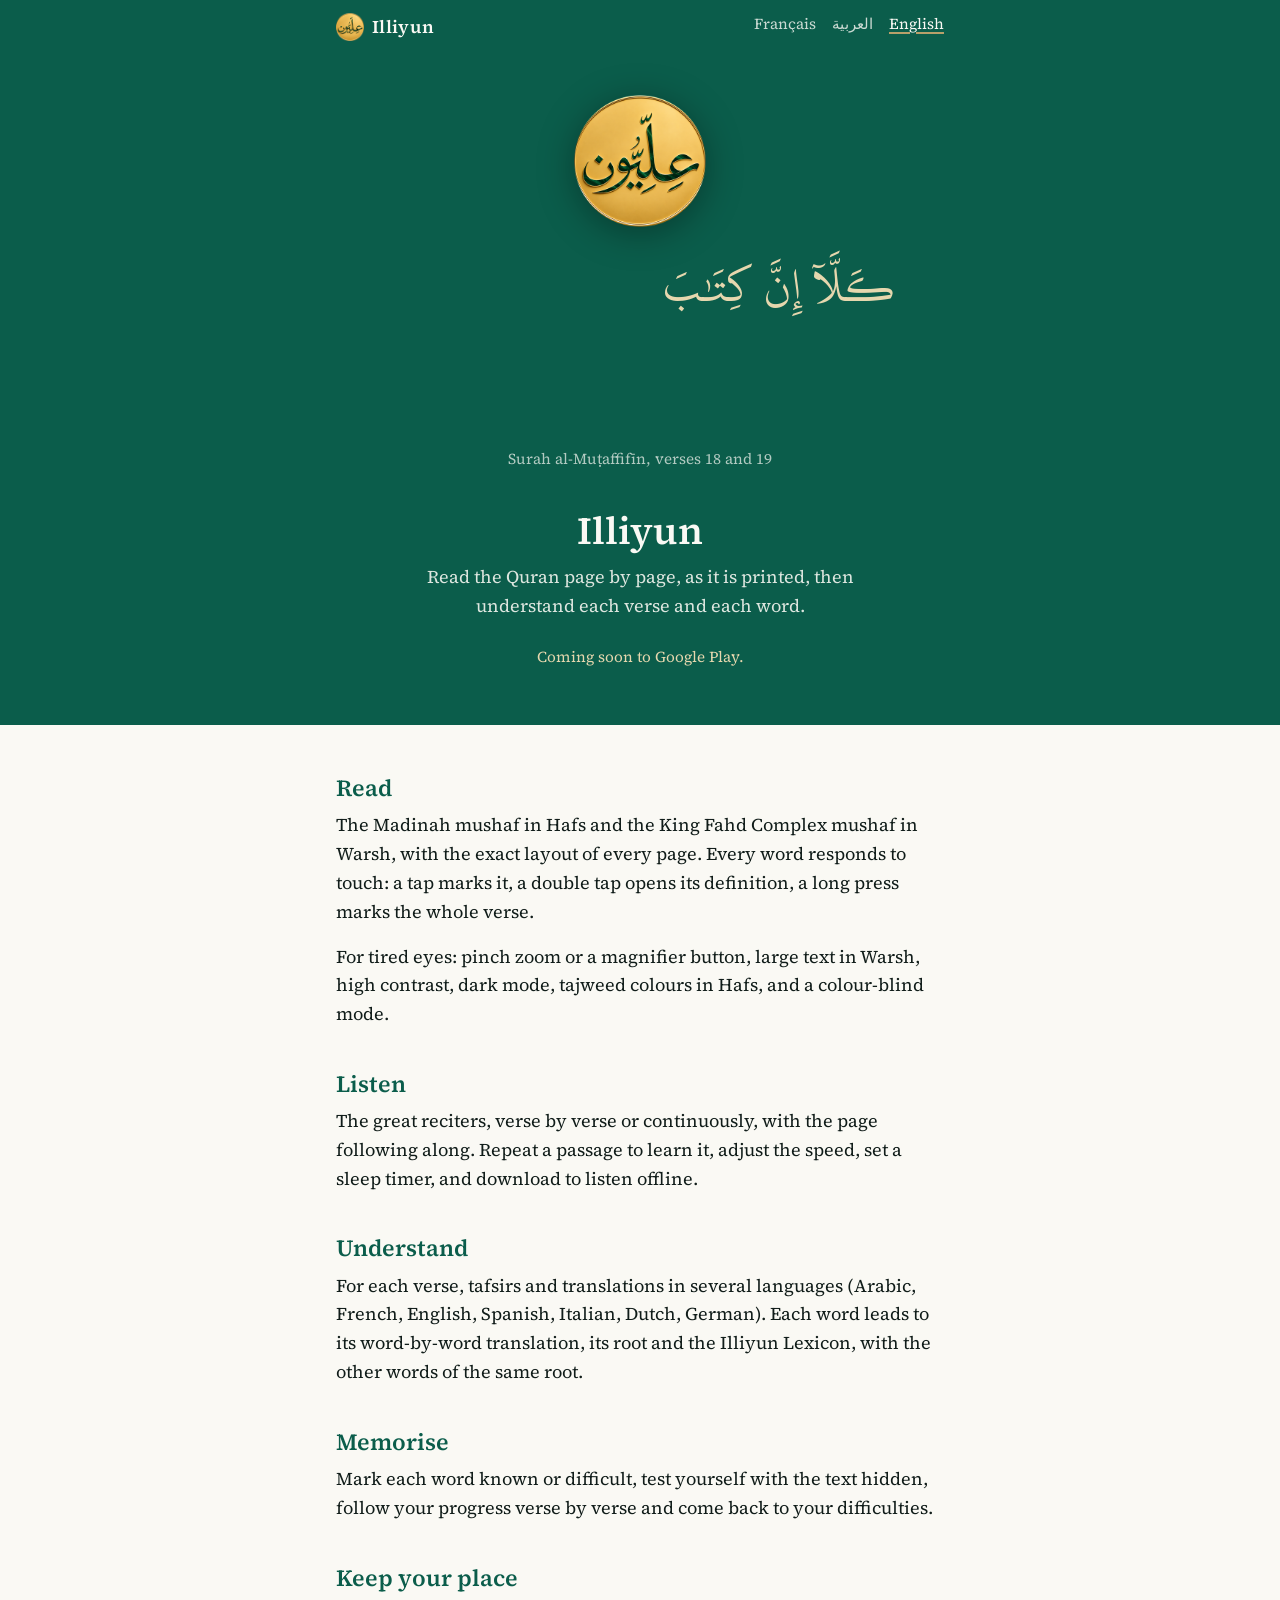
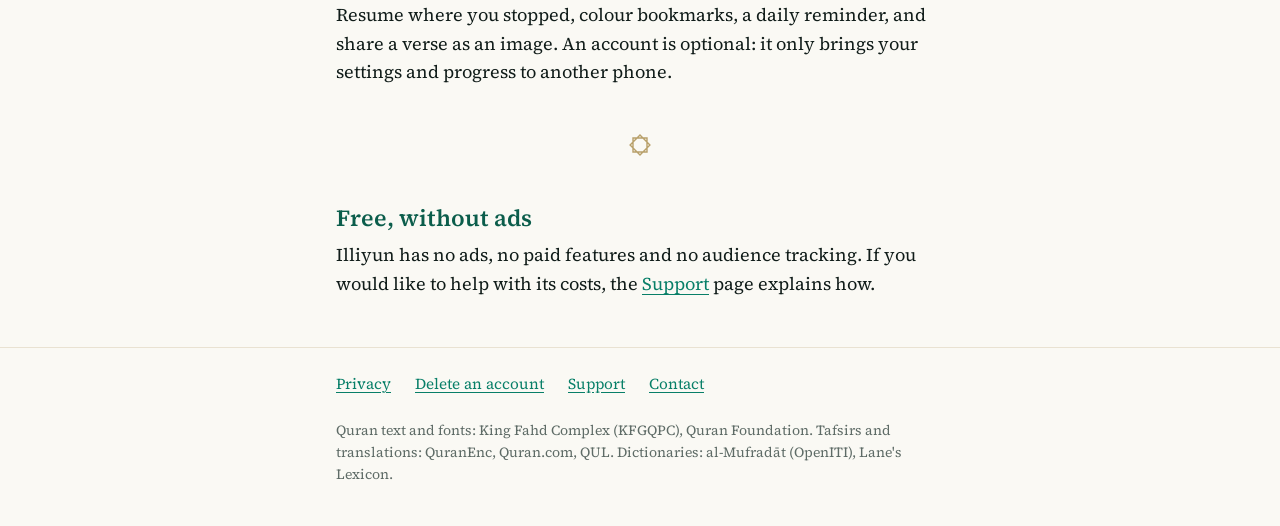
<file: index.html>
<!doctype html>
<html lang="fr">
<head>
<meta charset="utf-8">
<meta name="viewport" content="width=device-width, initial-scale=1">
<title>Illiyun — عِلِّيُّون</title>
<meta http-equiv="refresh" content="2; url=fr/">
<script>
// Langue du navigateur : arabe, anglais, sinon français.
(function () {
  var l = (navigator.language || "fr").slice(0, 2);
  location.replace(l === "ar" ? "ar/" : l === "en" ? "en/" : "fr/");
})();
</script>
<link rel="stylesheet" href="assets/style.css">
</head>
<body>
<main><div class="wrap"><p><a href="fr/" lang="fr">Français</a> <a href="ar/" lang="ar">العربية</a> <a href="en/" lang="en">English</a></p></div></main>
</body>
</html>
</file>
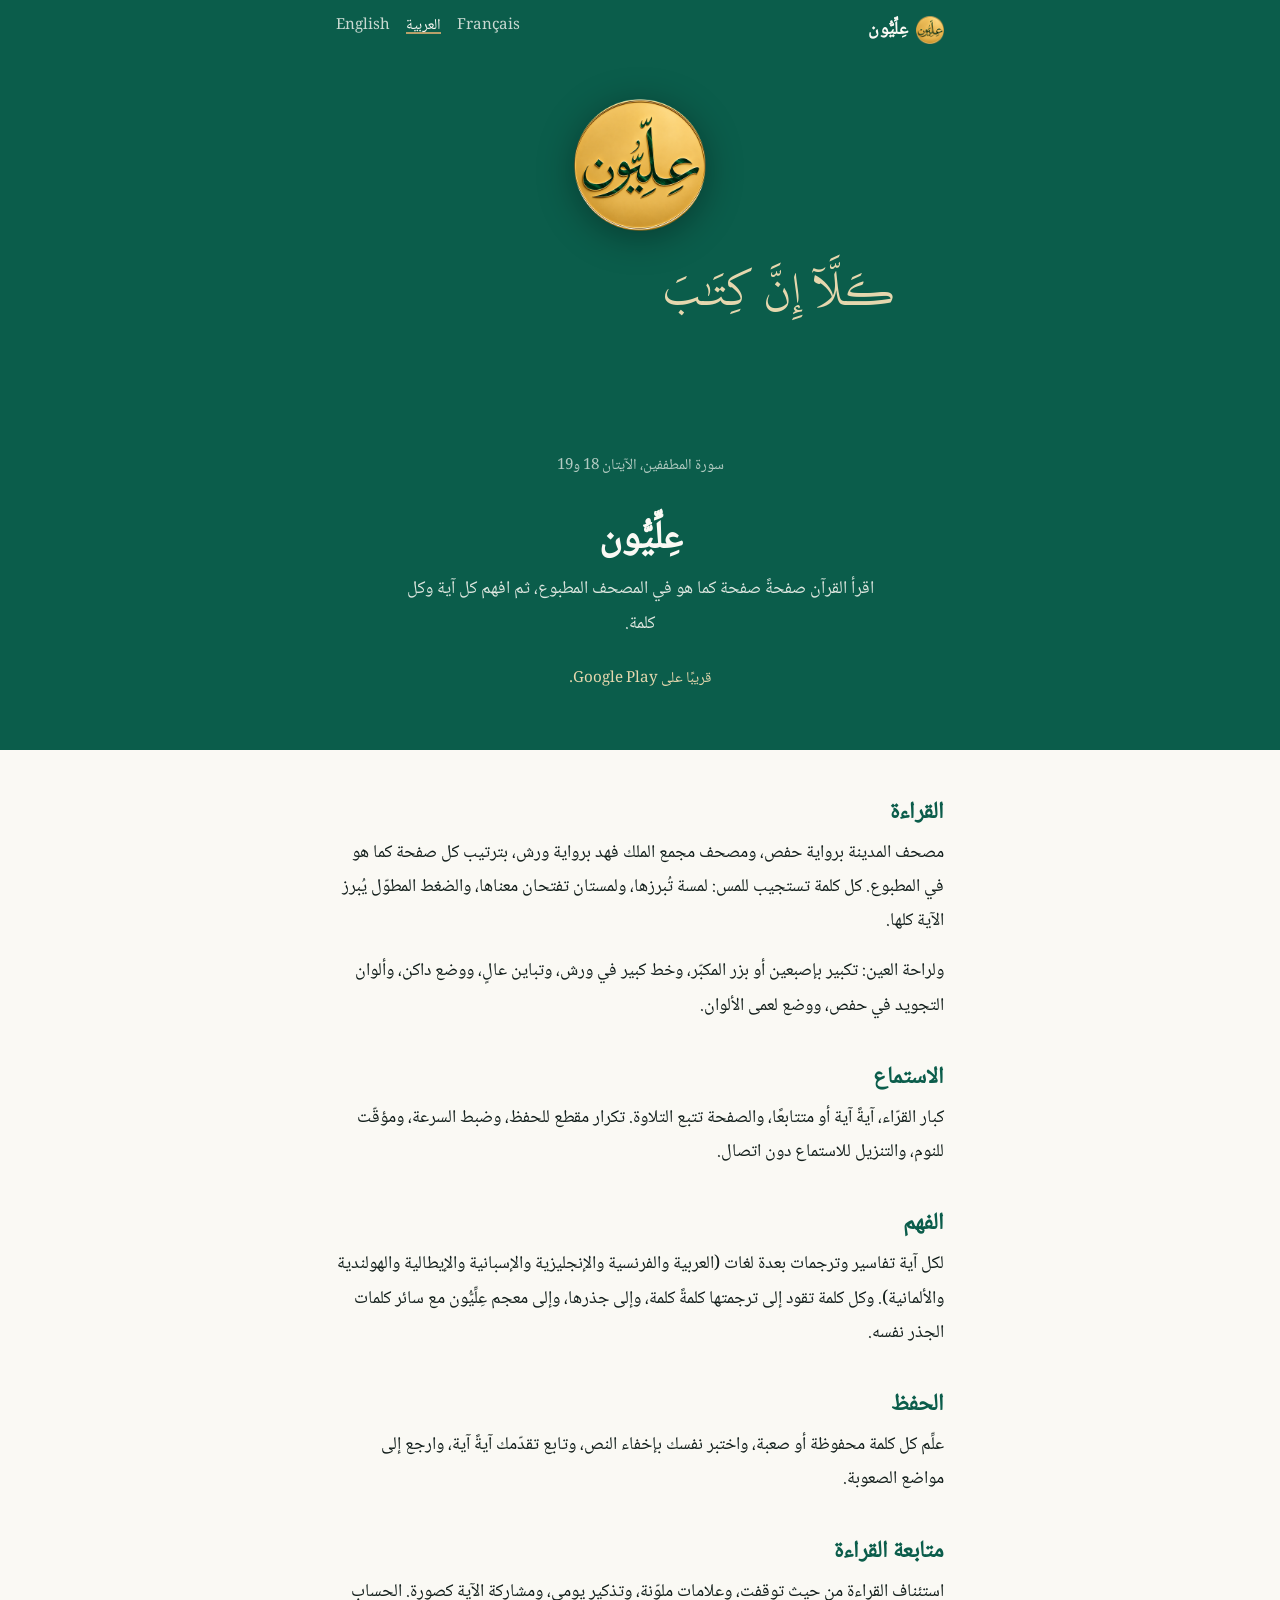
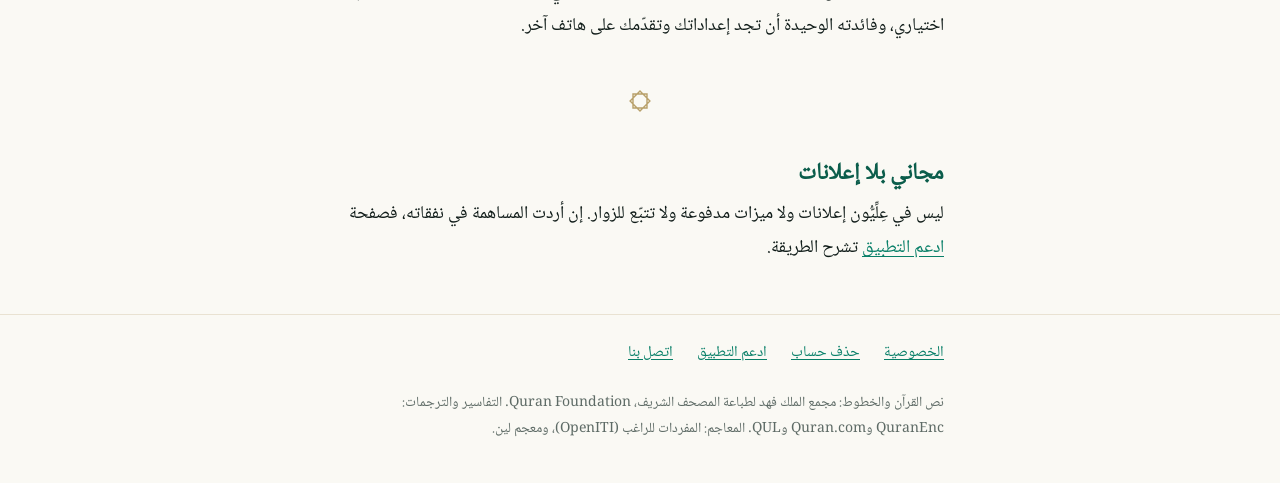
<file: ar/index.html>
<!doctype html>
<html lang="ar" dir="rtl">
<head>
<meta charset="utf-8">
<meta name="viewport" content="width=device-width, initial-scale=1">
<title>عِلِّيُّون، القرآن قراءةً وفهمًا</title>
<meta name="description" content="تطبيق مجاني بلا إعلانات لقراءة القرآن برواية حفص أو ورش، صفحةً صفحة، مع التفسير والترجمات والمعجم.">
<meta name="theme-color" content="#0b5d4b">
<link rel="icon" href="../assets/favicon.png" type="image/png">
<link rel="apple-touch-icon" href="../assets/apple-touch-icon.png">
<link rel="stylesheet" href="../assets/style.css">
</head>
<body>
<header class="top">
<div class="wrap">
<a class="brand" href="index.html"><img src="../assets/favicon.png" alt="" width="28" height="28">عِلِّيُّون</a>
<ul class="langs">
<li><a href="../fr/index.html" lang="fr">Français</a></li>
<li><a href="../ar/index.html" lang="ar" aria-current="true">العربية</a></li>
<li><a href="../en/index.html" lang="en">English</a></li>
</ul>
</div>
</header>
<section class="hero">
<div class="wrap">
<img class="hero-logo" src="../assets/logo.png" alt="" width="180" height="180">
<p class="verse" lang="ar"><span class="w">كـَلَّآ</span> <span class="w">إِنَّ</span> <span class="w">كِتَٰبَ</span> <span class="w">ٱلۡأَبۡرَارِ</span> <span class="w">لَفِي</span> <span class="w">عِلِّيِّينَ</span> <span class="w mark">١٨</span> <span class="w">وَمَآ</span> <span class="w">أَدۡرَىٰكَ</span> <span class="w">مَا</span> <span class="w">عِلِّيُّونَ</span> <span class="w mark">١٩</span></p>
<p class="verse-ref">سورة المطففين، الآيتان 18 و19</p>
<h1>عِلِّيُّون</h1>
<p class="lead">اقرأ القرآن صفحةً صفحة كما هو في المصحف المطبوع، ثم افهم كل آية وكل كلمة.</p>
<p class="status">قريبًا على Google Play.</p>
</div>
</section>
<main>
<div class="wrap">

<h2>القراءة</h2>
<p>مصحف المدينة برواية حفص، ومصحف مجمع الملك فهد برواية ورش، بترتيب كل صفحة
كما هو في المطبوع. كل كلمة تستجيب للمس: لمسة تُبرزها، ولمستان تفتحان معناها،
والضغط المطوّل يُبرز الآية كلها.</p>
<p>ولراحة العين: تكبير بإصبعين أو بزر المكبّر، وخط كبير في ورش، وتباين عالٍ،
ووضع داكن، وألوان التجويد في حفص، ووضع لعمى الألوان.</p>

<h2>الاستماع</h2>
<p>كبار القرّاء، آيةً آية أو متتابعًا، والصفحة تتبع التلاوة. تكرار مقطع للحفظ،
وضبط السرعة، ومؤقّت للنوم، والتنزيل للاستماع دون اتصال.</p>

<h2>الفهم</h2>
<p>لكل آية تفاسير وترجمات بعدة لغات (العربية والفرنسية والإنجليزية والإسبانية
والإيطالية والهولندية والألمانية). وكل كلمة تقود إلى ترجمتها كلمةً كلمة، وإلى
جذرها، وإلى معجم عِلِّيُّون مع سائر كلمات الجذر نفسه.</p>

<h2>الحفظ</h2>
<p>علِّم كل كلمة محفوظة أو صعبة، واختبر نفسك بإخفاء النص، وتابع تقدّمك آيةً آية،
وارجع إلى مواضع الصعوبة.</p>

<h2>متابعة القراءة</h2>
<p>استئناف القراءة من حيث توقفت، وعلامات ملوّنة، وتذكير يومي، ومشاركة الآية
كصورة. الحساب اختياري، وفائدته الوحيدة أن تجد إعداداتك وتقدّمك على هاتف آخر.</p>

<svg class="star" viewBox="0 0 28 28" aria-hidden="true"><path fill="none" stroke="currentColor" stroke-width="1.4" d="M7 7h14v14H7zM14 4.1 23.9 14 14 23.9 4.1 14z"/></svg>

<h2>مجاني بلا إعلانات</h2>
<p>ليس في عِلِّيُّون إعلانات ولا ميزات مدفوعة ولا تتبّع للزوار. إن أردت المساهمة
في نفقاته، فصفحة <a href="donate.html">ادعم التطبيق</a> تشرح الطريقة.</p>

</div>
</main>
<footer>
<div class="wrap">
<nav aria-label="اتصل بنا">
<ul>
<li><a href="privacy.html">الخصوصية</a></li>
<li><a href="delete-account.html">حذف حساب</a></li>
<li><a href="donate.html">ادعم التطبيق</a></li>
<li><a href="mailto:contact@illiyun.app">اتصل بنا</a></li>
</ul>
</nav>
<p class="credits">نص القرآن والخطوط: مجمع الملك فهد لطباعة المصحف الشريف، Quran Foundation. التفاسير والترجمات: QuranEnc وQuran.com وQUL. المعاجم: المفردات للراغب (OpenITI)، ومعجم لين.</p>
</div>
</footer>
<script src="../assets/flow.js" defer></script>
</body>
</html>
</file>
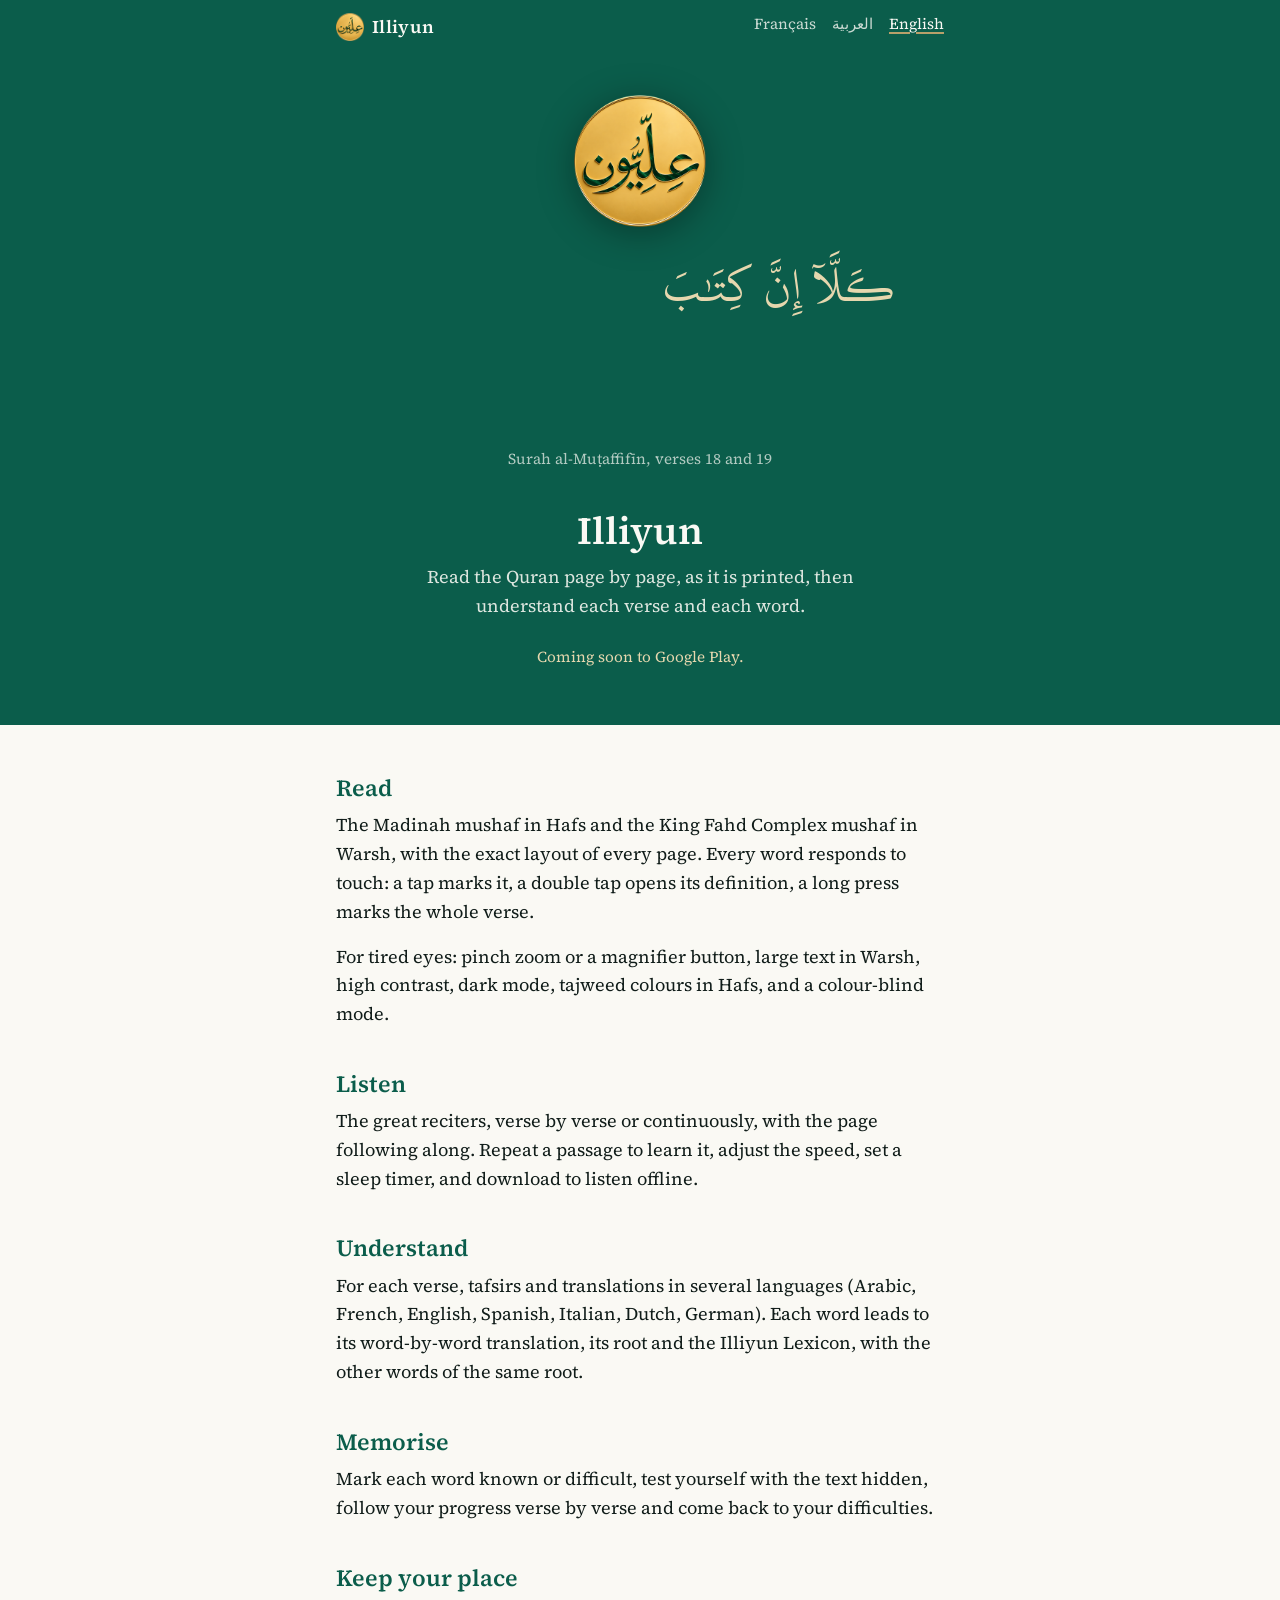
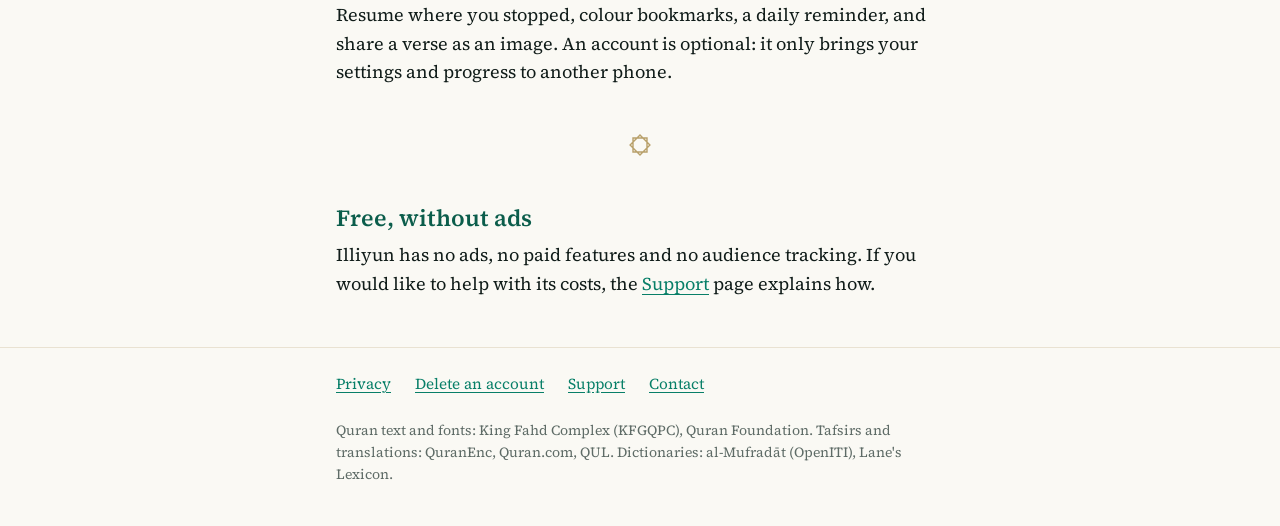
<file: en/index.html>
<!doctype html>
<html lang="en">
<head>
<meta charset="utf-8">
<meta name="viewport" content="width=device-width, initial-scale=1">
<title>Illiyun, the Quran to read and understand</title>
<meta name="description" content="A free, ad-free app to read the Quran in Hafs or Warsh, page by page, with tafsir, translations and a dictionary.">
<meta name="theme-color" content="#0b5d4b">
<link rel="icon" href="../assets/favicon.png" type="image/png">
<link rel="apple-touch-icon" href="../assets/apple-touch-icon.png">
<link rel="stylesheet" href="../assets/style.css">
</head>
<body>
<header class="top">
<div class="wrap">
<a class="brand" href="index.html"><img src="../assets/favicon.png" alt="" width="28" height="28">Illiyun</a>
<ul class="langs">
<li><a href="../fr/index.html" lang="fr">Français</a></li>
<li><a href="../ar/index.html" lang="ar">العربية</a></li>
<li><a href="../en/index.html" lang="en" aria-current="true">English</a></li>
</ul>
</div>
</header>
<section class="hero">
<div class="wrap">
<img class="hero-logo" src="../assets/logo.png" alt="" width="180" height="180">
<p class="verse" lang="ar"><span class="w">كـَلَّآ</span> <span class="w">إِنَّ</span> <span class="w">كِتَٰبَ</span> <span class="w">ٱلۡأَبۡرَارِ</span> <span class="w">لَفِي</span> <span class="w">عِلِّيِّينَ</span> <span class="w mark">١٨</span> <span class="w">وَمَآ</span> <span class="w">أَدۡرَىٰكَ</span> <span class="w">مَا</span> <span class="w">عِلِّيُّونَ</span> <span class="w mark">١٩</span></p>
<p class="verse-ref">Surah al-Muṭaffifīn, verses 18 and 19</p>
<h1>Illiyun</h1>
<p class="lead">Read the Quran page by page, as it is printed, then understand each verse and each word.</p>
<p class="status">Coming soon to Google Play.</p>
</div>
</section>
<main>
<div class="wrap">

<h2>Read</h2>
<p>The Madinah mushaf in Hafs and the King Fahd Complex mushaf in Warsh, with
the exact layout of every page. Every word responds to touch: a tap marks it, a
double tap opens its definition, a long press marks the whole verse.</p>
<p>For tired eyes: pinch zoom or a magnifier button, large text in Warsh, high
contrast, dark mode, tajweed colours in Hafs, and a colour-blind mode.</p>

<h2>Listen</h2>
<p>The great reciters, verse by verse or continuously, with the page following
along. Repeat a passage to learn it, adjust the speed, set a sleep timer, and
download to listen offline.</p>

<h2>Understand</h2>
<p>For each verse, tafsirs and translations in several languages (Arabic,
French, English, Spanish, Italian, Dutch, German). Each word leads to its
word-by-word translation, its root and the Illiyun Lexicon, with the other
words of the same root.</p>

<h2>Memorise</h2>
<p>Mark each word known or difficult, test yourself with the text hidden,
follow your progress verse by verse and come back to your difficulties.</p>

<h2>Keep your place</h2>
<p>Resume where you stopped, colour bookmarks, a daily reminder, and share a
verse as an image. An account is optional: it only brings your settings and
progress to another phone.</p>

<svg class="star" viewBox="0 0 28 28" aria-hidden="true"><path fill="none" stroke="currentColor" stroke-width="1.4" d="M7 7h14v14H7zM14 4.1 23.9 14 14 23.9 4.1 14z"/></svg>

<h2>Free, without ads</h2>
<p>Illiyun has no ads, no paid features and no audience tracking. If you would
like to help with its costs, the <a href="donate.html">Support</a> page
explains how.</p>

</div>
</main>
<footer>
<div class="wrap">
<nav aria-label="Contact">
<ul>
<li><a href="privacy.html">Privacy</a></li>
<li><a href="delete-account.html">Delete an account</a></li>
<li><a href="donate.html">Support</a></li>
<li><a href="mailto:contact@illiyun.app">Contact</a></li>
</ul>
</nav>
<p class="credits">Quran text and fonts: King Fahd Complex (KFGQPC), Quran Foundation. Tafsirs and translations: QuranEnc, Quran.com, QUL. Dictionaries: al-Mufradāt (OpenITI), Lane's Lexicon.</p>
</div>
</footer>
<script src="../assets/flow.js" defer></script>
</body>
</html>
</file>
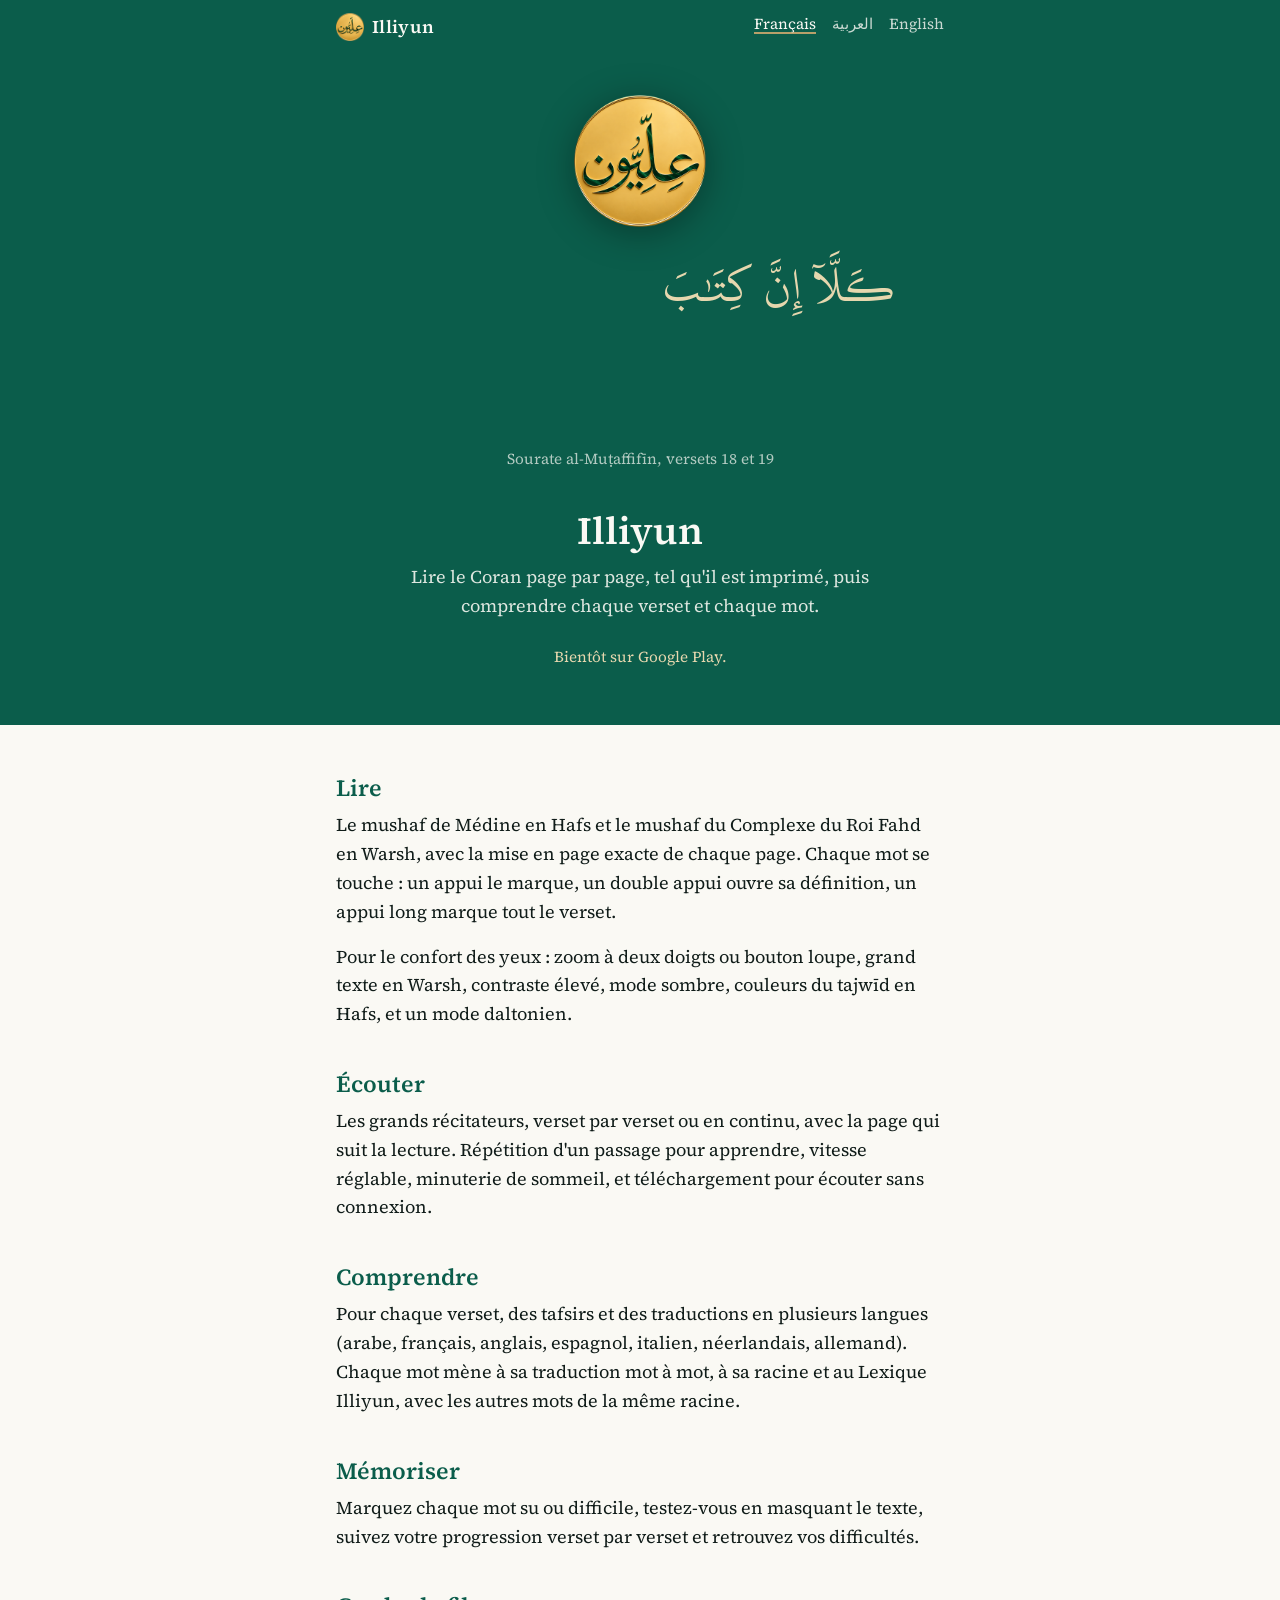
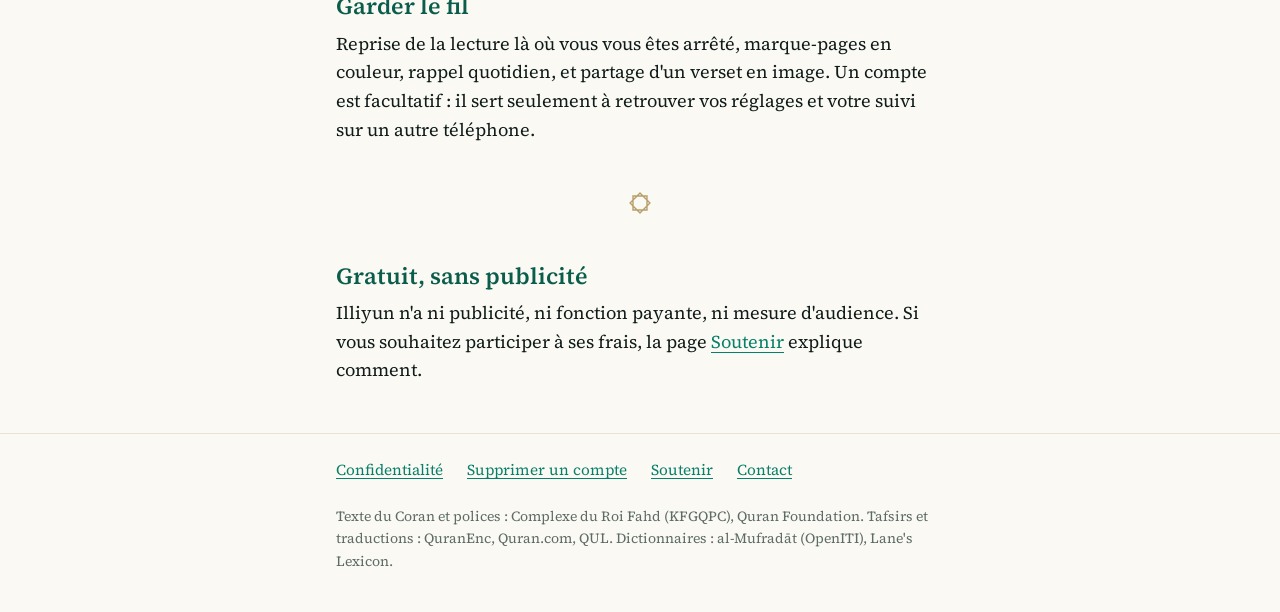
<file: fr/index.html>
<!doctype html>
<html lang="fr">
<head>
<meta charset="utf-8">
<meta name="viewport" content="width=device-width, initial-scale=1">
<title>Illiyun, le Coran à lire et à comprendre</title>
<meta name="description" content="Application gratuite et sans publicité pour lire le Coran en Hafs ou en Warsh, page par page, avec tafsir, traductions et dictionnaire.">
<meta name="theme-color" content="#0b5d4b">
<link rel="icon" href="../assets/favicon.png" type="image/png">
<link rel="apple-touch-icon" href="../assets/apple-touch-icon.png">
<link rel="stylesheet" href="../assets/style.css">
</head>
<body>
<header class="top">
<div class="wrap">
<a class="brand" href="index.html"><img src="../assets/favicon.png" alt="" width="28" height="28">Illiyun</a>
<ul class="langs">
<li><a href="../fr/index.html" lang="fr" aria-current="true">Français</a></li>
<li><a href="../ar/index.html" lang="ar">العربية</a></li>
<li><a href="../en/index.html" lang="en">English</a></li>
</ul>
</div>
</header>
<section class="hero">
<div class="wrap">
<img class="hero-logo" src="../assets/logo.png" alt="" width="180" height="180">
<p class="verse" lang="ar"><span class="w">كـَلَّآ</span> <span class="w">إِنَّ</span> <span class="w">كِتَٰبَ</span> <span class="w">ٱلۡأَبۡرَارِ</span> <span class="w">لَفِي</span> <span class="w">عِلِّيِّينَ</span> <span class="w mark">١٨</span> <span class="w">وَمَآ</span> <span class="w">أَدۡرَىٰكَ</span> <span class="w">مَا</span> <span class="w">عِلِّيُّونَ</span> <span class="w mark">١٩</span></p>
<p class="verse-ref">Sourate al-Muṭaffifīn, versets 18 et 19</p>
<h1>Illiyun</h1>
<p class="lead">Lire le Coran page par page, tel qu'il est imprimé, puis comprendre chaque verset et chaque mot.</p>
<p class="status">Bientôt sur Google Play.</p>
</div>
</section>
<main>
<div class="wrap">

<h2>Lire</h2>
<p>Le mushaf de Médine en Hafs et le mushaf du Complexe du Roi Fahd en Warsh,
avec la mise en page exacte de chaque page. Chaque mot se touche : un appui le
marque, un double appui ouvre sa définition, un appui long marque tout le
verset.</p>
<p>Pour le confort des yeux : zoom à deux doigts ou bouton loupe, grand texte en
Warsh, contraste élevé, mode sombre, couleurs du tajwīd en Hafs, et un mode
daltonien.</p>

<h2>Écouter</h2>
<p>Les grands récitateurs, verset par verset ou en continu, avec la page qui
suit la lecture. Répétition d'un passage pour apprendre, vitesse réglable,
minuterie de sommeil, et téléchargement pour écouter sans connexion.</p>

<h2>Comprendre</h2>
<p>Pour chaque verset, des tafsirs et des traductions en plusieurs langues
(arabe, français, anglais, espagnol, italien, néerlandais, allemand). Chaque mot
mène à sa traduction mot à mot, à sa racine et au Lexique Illiyun, avec les
autres mots de la même racine.</p>

<h2>Mémoriser</h2>
<p>Marquez chaque mot su ou difficile, testez-vous en masquant le texte,
suivez votre progression verset par verset et retrouvez vos difficultés.</p>

<h2>Garder le fil</h2>
<p>Reprise de la lecture là où vous vous êtes arrêté, marque-pages en couleur,
rappel quotidien, et partage d'un verset en image. Un compte est facultatif : il
sert seulement à retrouver vos réglages et votre suivi sur un autre
téléphone.</p>

<svg class="star" viewBox="0 0 28 28" aria-hidden="true"><path fill="none" stroke="currentColor" stroke-width="1.4" d="M7 7h14v14H7zM14 4.1 23.9 14 14 23.9 4.1 14z"/></svg>

<h2>Gratuit, sans publicité</h2>
<p>Illiyun n'a ni publicité, ni fonction payante, ni mesure d'audience. Si
vous souhaitez participer à ses frais, la page <a href="donate.html">Soutenir</a>
explique comment.</p>

</div>
</main>
<footer>
<div class="wrap">
<nav aria-label="Contact">
<ul>
<li><a href="privacy.html">Confidentialité</a></li>
<li><a href="delete-account.html">Supprimer un compte</a></li>
<li><a href="donate.html">Soutenir</a></li>
<li><a href="mailto:contact@illiyun.app">Contact</a></li>
</ul>
</nav>
<p class="credits">Texte du Coran et polices : Complexe du Roi Fahd (KFGQPC), Quran Foundation. Tafsirs et traductions : QuranEnc, Quran.com, QUL. Dictionnaires : al-Mufradāt (OpenITI), Lane's Lexicon.</p>
</div>
</footer>
<script src="../assets/flow.js" defer></script>
</body>
</html>
</file>
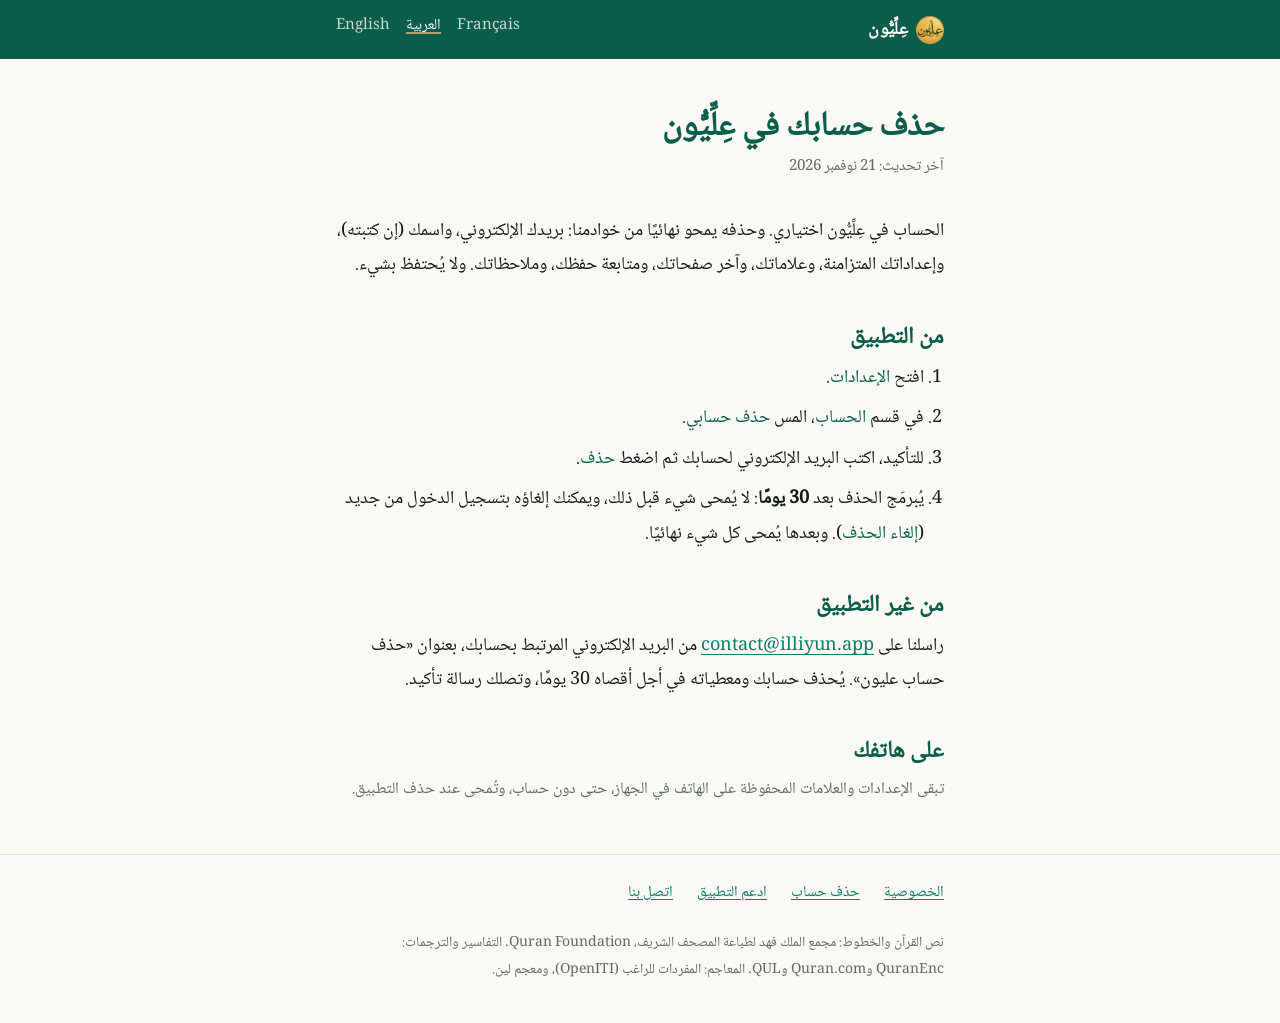
<file: ar/delete-account.html>
<!doctype html>
<html lang="ar" dir="rtl">
<head>
<meta charset="utf-8">
<meta name="viewport" content="width=device-width, initial-scale=1">
<title>حذف حساب — Illiyun</title>
<meta name="description" content="تطبيق مجاني بلا إعلانات لقراءة القرآن برواية حفص أو ورش، صفحةً صفحة، مع التفسير والترجمات والمعجم.">
<meta name="theme-color" content="#0b5d4b">
<link rel="icon" href="../assets/favicon.png" type="image/png">
<link rel="apple-touch-icon" href="../assets/apple-touch-icon.png">
<link rel="stylesheet" href="../assets/style.css">
</head>
<body>
<header class="top">
<div class="wrap">
<a class="brand" href="index.html"><img src="../assets/favicon.png" alt="" width="28" height="28">عِلِّيُّون</a>
<ul class="langs">
<li><a href="../fr/delete-account.html" lang="fr">Français</a></li>
<li><a href="../ar/delete-account.html" lang="ar" aria-current="true">العربية</a></li>
<li><a href="../en/delete-account.html" lang="en">English</a></li>
</ul>
</div>
</header>

<main>
<div class="wrap">

<h1 class="page-title">حذف حسابك في عِلِّيُّون</h1>
<p class="updated">آخر تحديث: 21 نوفمبر 2026</p>

<p>الحساب في عِلِّيُّون اختياري. وحذفه يمحو نهائيًا من خوادمنا: بريدك الإلكتروني،
واسمك (إن كتبته)، وإعداداتك المتزامنة، وعلاماتك، وآخر صفحاتك، ومتابعة حفظك، وملاحظاتك. ولا يُحتفظ بشيء.</p>

<h2>من التطبيق</h2>
<ol>
<li>افتح <span class="path">الإعدادات</span>.</li>
<li>في قسم <span class="path">الحساب</span>، المس
<span class="path">حذف حسابي</span>.</li>
<li>للتأكيد، اكتب البريد الإلكتروني لحسابك ثم اضغط
<bdi class="path" lang="ar">حذف</bdi>.</li>
<li>يُبرمَج الحذف بعد <strong>30 يومًا</strong>: لا يُمحى شيء قبل ذلك، ويمكنك
إلغاؤه بتسجيل الدخول من جديد (<bdi class="path" lang="ar">إلغاء الحذف</bdi>).
وبعدها يُمحى كل شيء نهائيًا.</li>
</ol>

<h2>من غير التطبيق</h2>
<p>راسلنا على <a href="mailto:contact@illiyun.app?subject=حذف%20حساب%20عليون">contact@illiyun.app</a> من البريد الإلكتروني المرتبط بحسابك، بعنوان
«حذف حساب عليون». يُحذف حسابك ومعطياته في أجل أقصاه 30 يومًا، وتصلك رسالة تأكيد.</p>

<h2>على هاتفك</h2>
<p class="note">تبقى الإعدادات والعلامات المحفوظة على الهاتف في الجهاز، حتى دون
حساب، وتُمحى عند حذف التطبيق.</p>

</div>
</main>
<footer>
<div class="wrap">
<nav aria-label="اتصل بنا">
<ul>
<li><a href="privacy.html">الخصوصية</a></li>
<li><a href="delete-account.html">حذف حساب</a></li>
<li><a href="donate.html">ادعم التطبيق</a></li>
<li><a href="mailto:contact@illiyun.app">اتصل بنا</a></li>
</ul>
</nav>
<p class="credits">نص القرآن والخطوط: مجمع الملك فهد لطباعة المصحف الشريف، Quran Foundation. التفاسير والترجمات: QuranEnc وQuran.com وQUL. المعاجم: المفردات للراغب (OpenITI)، ومعجم لين.</p>
</div>
</footer>

</body>
</html>
</file>
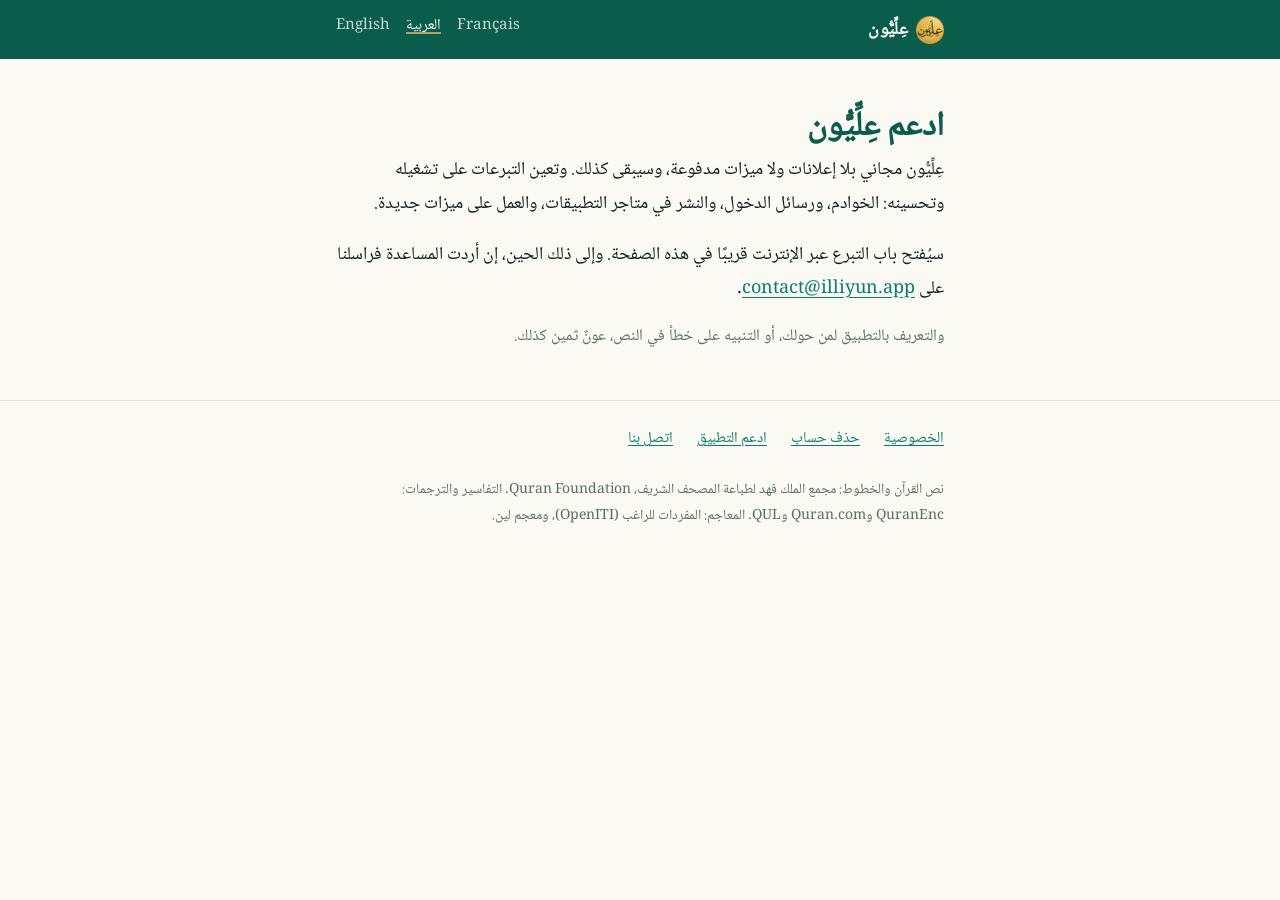
<file: ar/donate.html>
<!doctype html>
<html lang="ar" dir="rtl">
<head>
<meta charset="utf-8">
<meta name="viewport" content="width=device-width, initial-scale=1">
<title>ادعم التطبيق — Illiyun</title>
<meta name="description" content="تطبيق مجاني بلا إعلانات لقراءة القرآن برواية حفص أو ورش، صفحةً صفحة، مع التفسير والترجمات والمعجم.">
<meta name="theme-color" content="#0b5d4b">
<link rel="icon" href="../assets/favicon.png" type="image/png">
<link rel="apple-touch-icon" href="../assets/apple-touch-icon.png">
<link rel="stylesheet" href="../assets/style.css">
</head>
<body>
<header class="top">
<div class="wrap">
<a class="brand" href="index.html"><img src="../assets/favicon.png" alt="" width="28" height="28">عِلِّيُّون</a>
<ul class="langs">
<li><a href="../fr/donate.html" lang="fr">Français</a></li>
<li><a href="../ar/donate.html" lang="ar" aria-current="true">العربية</a></li>
<li><a href="../en/donate.html" lang="en">English</a></li>
</ul>
</div>
</header>

<main>
<div class="wrap">

<h1 class="page-title">ادعم عِلِّيُّون</h1>
<p>عِلِّيُّون مجاني بلا إعلانات ولا ميزات مدفوعة، وسيبقى كذلك. وتعين التبرعات على
تشغيله وتحسينه: الخوادم، ورسائل الدخول، والنشر في متاجر التطبيقات، والعمل على
ميزات جديدة.</p>
<p>سيُفتح باب التبرع عبر الإنترنت قريبًا في هذه الصفحة. وإلى ذلك الحين، إن أردت
المساعدة فراسلنا على <a href="mailto:contact@illiyun.app">contact@illiyun.app</a>.</p>
<p class="note">والتعريف بالتطبيق لمن حولك، أو التنبيه على خطأ في النص، عونٌ
ثمين كذلك.</p>

</div>
</main>
<footer>
<div class="wrap">
<nav aria-label="اتصل بنا">
<ul>
<li><a href="privacy.html">الخصوصية</a></li>
<li><a href="delete-account.html">حذف حساب</a></li>
<li><a href="donate.html">ادعم التطبيق</a></li>
<li><a href="mailto:contact@illiyun.app">اتصل بنا</a></li>
</ul>
</nav>
<p class="credits">نص القرآن والخطوط: مجمع الملك فهد لطباعة المصحف الشريف، Quran Foundation. التفاسير والترجمات: QuranEnc وQuran.com وQUL. المعاجم: المفردات للراغب (OpenITI)، ومعجم لين.</p>
</div>
</footer>

</body>
</html>
</file>
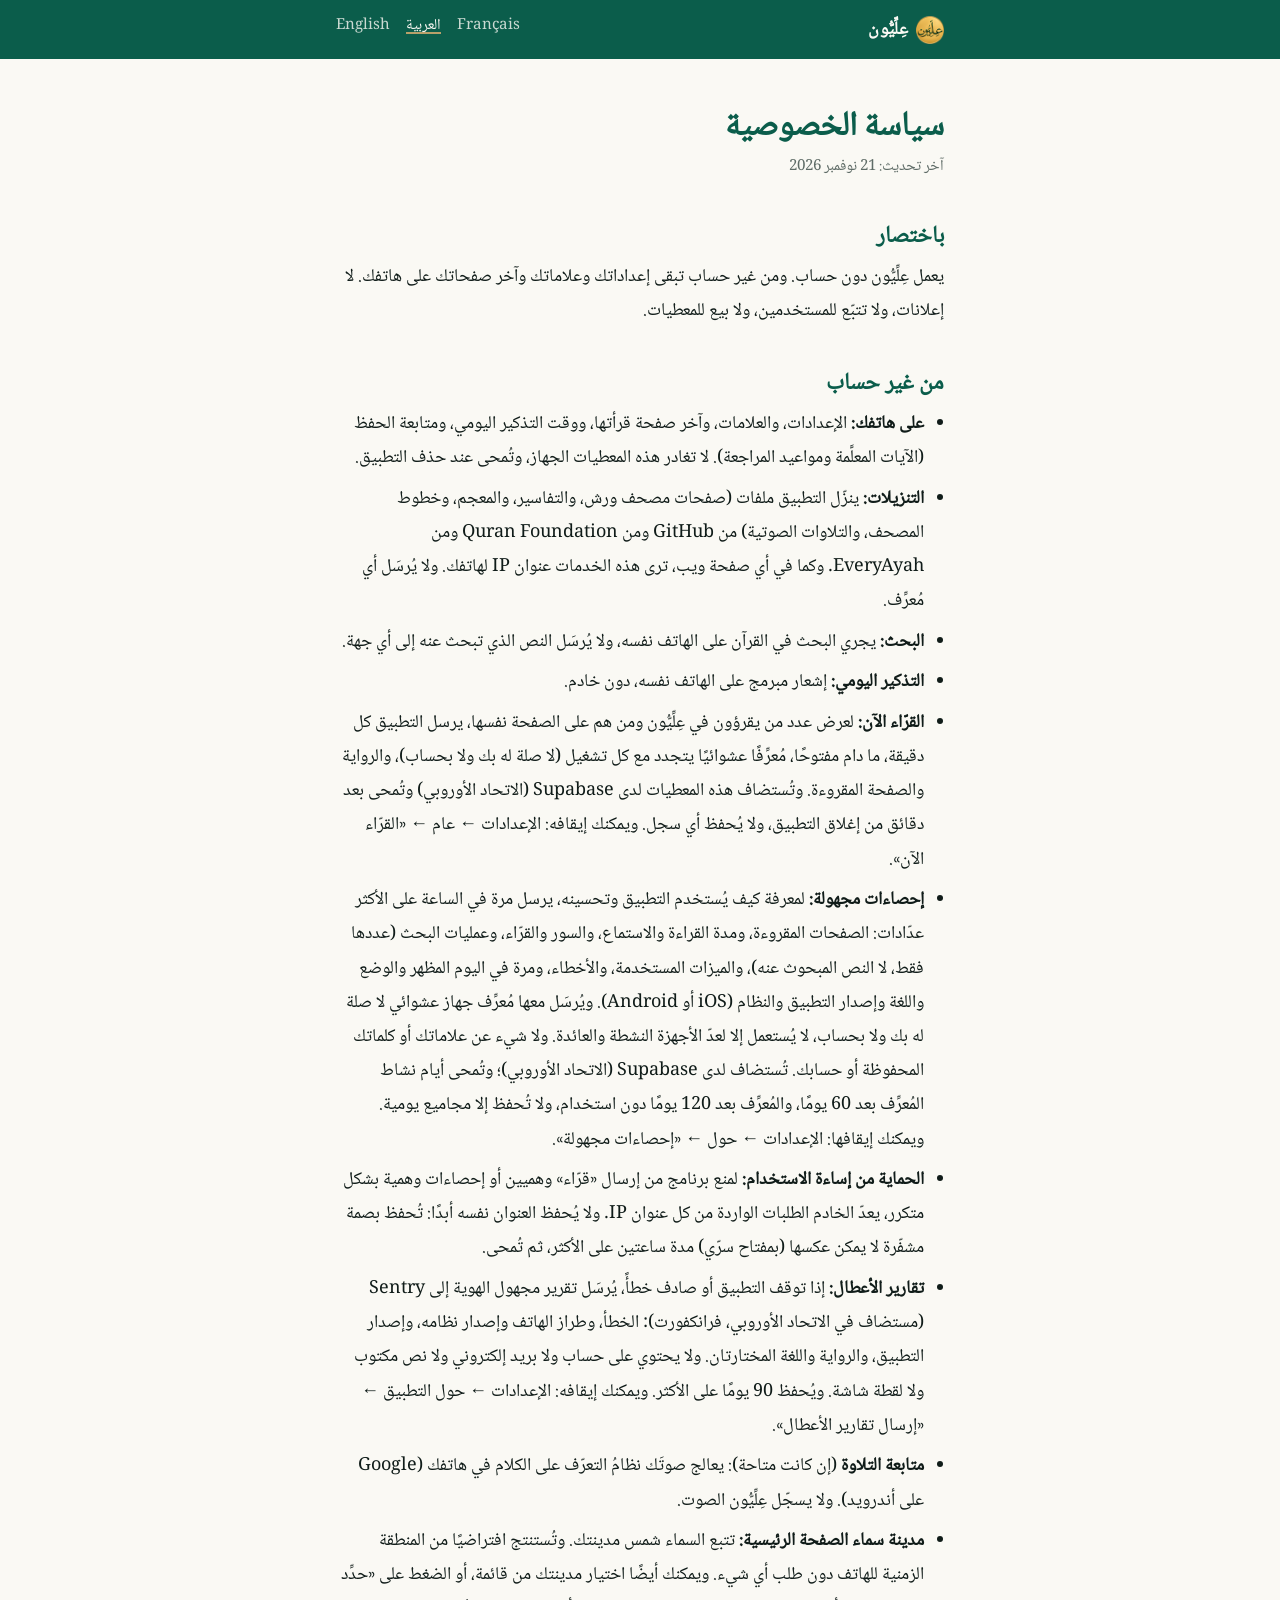
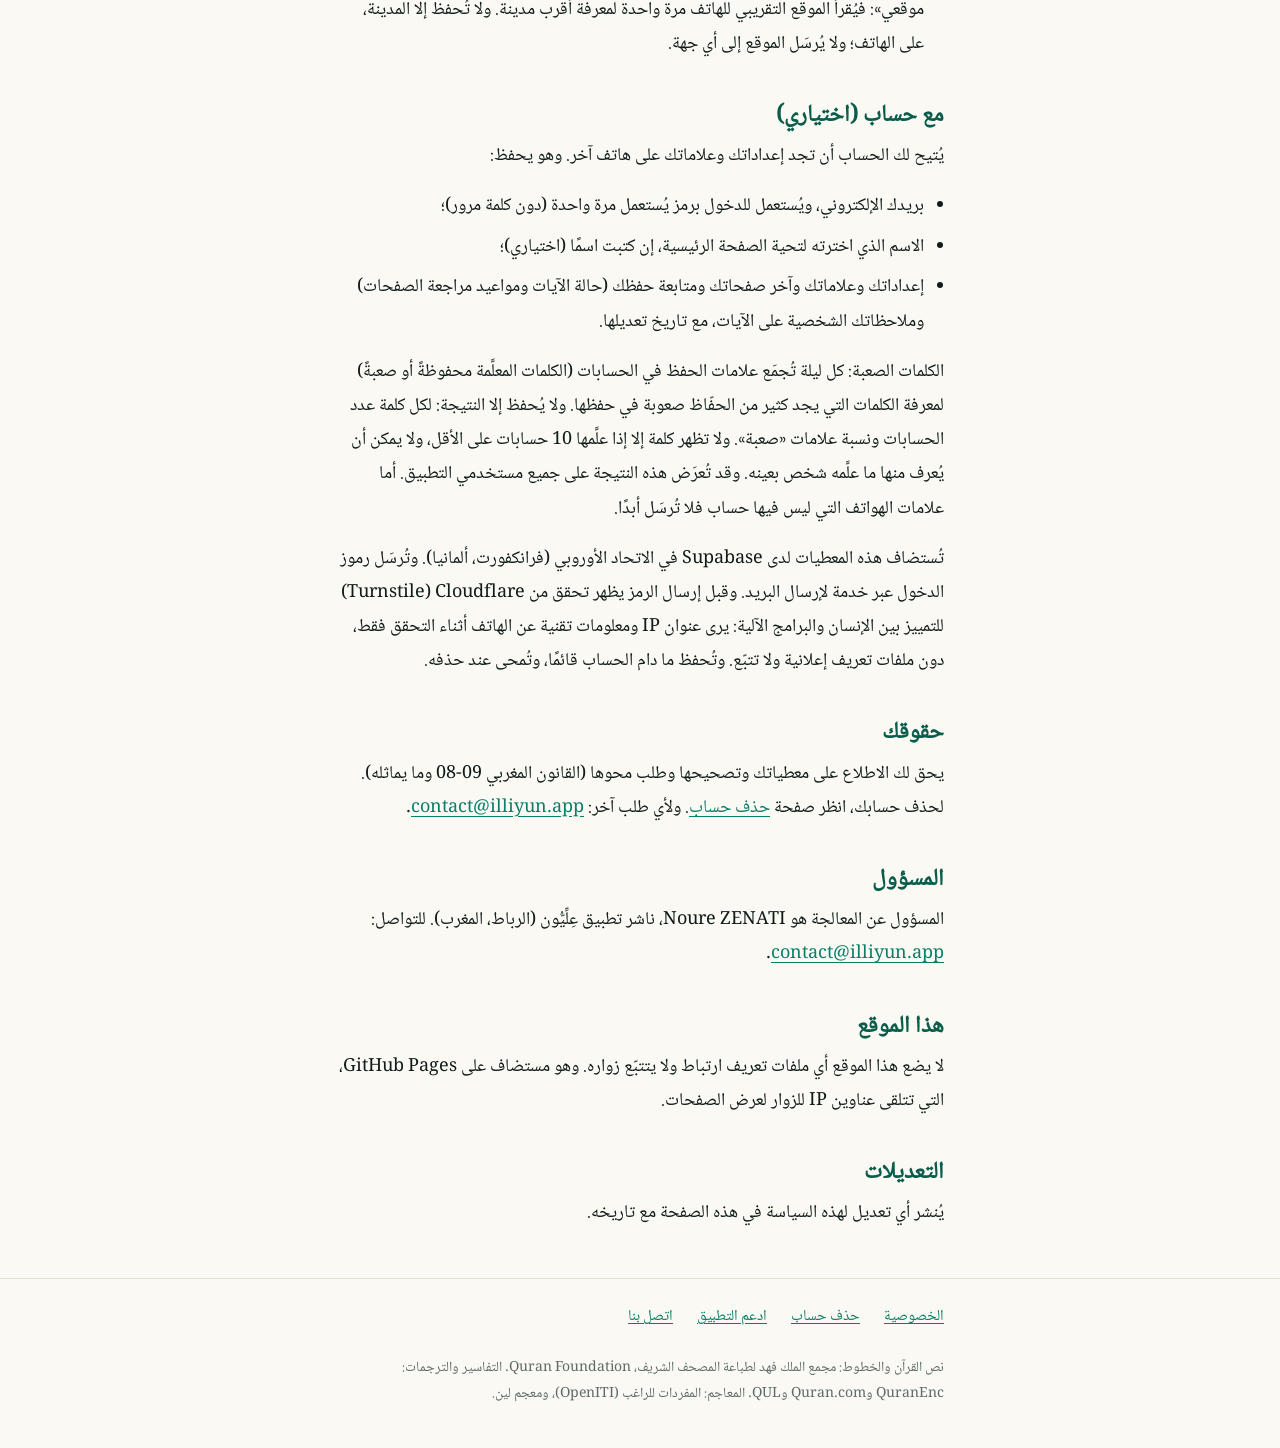
<file: ar/privacy.html>
<!doctype html>
<html lang="ar" dir="rtl">
<head>
<meta charset="utf-8">
<meta name="viewport" content="width=device-width, initial-scale=1">
<title>سياسة الخصوصية — Illiyun</title>
<meta name="description" content="تطبيق مجاني بلا إعلانات لقراءة القرآن برواية حفص أو ورش، صفحةً صفحة، مع التفسير والترجمات والمعجم.">
<meta name="theme-color" content="#0b5d4b">
<link rel="icon" href="../assets/favicon.png" type="image/png">
<link rel="apple-touch-icon" href="../assets/apple-touch-icon.png">
<link rel="stylesheet" href="../assets/style.css">
</head>
<body>
<header class="top">
<div class="wrap">
<a class="brand" href="index.html"><img src="../assets/favicon.png" alt="" width="28" height="28">عِلِّيُّون</a>
<ul class="langs">
<li><a href="../fr/privacy.html" lang="fr">Français</a></li>
<li><a href="../ar/privacy.html" lang="ar" aria-current="true">العربية</a></li>
<li><a href="../en/privacy.html" lang="en">English</a></li>
</ul>
</div>
</header>

<main>
<div class="wrap">

<h1 class="page-title">سياسة الخصوصية</h1>
<p class="updated">آخر تحديث: 21 نوفمبر 2026</p>

<h2>باختصار</h2>
<p>يعمل عِلِّيُّون دون حساب. ومن غير حساب تبقى إعداداتك وعلاماتك وآخر صفحاتك على
هاتفك. لا إعلانات، ولا تتبّع للمستخدمين، ولا بيع للمعطيات.</p>

<h2>من غير حساب</h2>
<ul>
<li><strong>على هاتفك:</strong> الإعدادات، والعلامات، وآخر صفحة قرأتها، ووقت
التذكير اليومي، ومتابعة الحفظ (الآيات المعلَّمة ومواعيد المراجعة). لا تغادر هذه المعطيات الجهاز، وتُمحى عند حذف التطبيق.</li>
<li><strong>التنزيلات:</strong> ينزّل التطبيق ملفات (صفحات مصحف ورش، والتفاسير،
والمعجم، وخطوط المصحف، والتلاوات الصوتية) من GitHub ومن Quran Foundation ومن
EveryAyah. وكما في أي صفحة ويب،
ترى هذه الخدمات عنوان IP لهاتفك. ولا يُرسَل أي مُعرِّف.</li>
<li><strong>البحث:</strong> يجري البحث في القرآن على الهاتف نفسه، ولا يُرسَل
النص الذي تبحث عنه إلى أي جهة.</li>
<li><strong>التذكير اليومي:</strong> إشعار مبرمج على الهاتف نفسه، دون خادم.</li>
<li><strong>القرّاء الآن:</strong> لعرض عدد من يقرؤون في عِلِّيُّون ومن هم على
الصفحة نفسها، يرسل التطبيق كل دقيقة، ما دام مفتوحًا، مُعرِّفًا عشوائيًا يتجدد مع
كل تشغيل (لا صلة له بك ولا بحساب)، والرواية والصفحة المقروءة. وتُستضاف هذه
المعطيات لدى Supabase (الاتحاد الأوروبي) وتُمحى بعد دقائق من إغلاق التطبيق، ولا
يُحفظ أي سجل. ويمكنك إيقافه: الإعدادات ← عام ← «القرّاء الآن».</li>
<li><strong>إحصاءات مجهولة:</strong> لمعرفة كيف يُستخدم التطبيق وتحسينه،
يرسل مرة في الساعة على الأكثر عدّادات: الصفحات المقروءة، ومدة القراءة
والاستماع، والسور والقرّاء، وعمليات البحث (عددها فقط، لا النص المبحوث عنه)،
والميزات المستخدمة، والأخطاء، ومرة في اليوم المظهر والوضع واللغة وإصدار
التطبيق والنظام (iOS أو Android). ويُرسَل معها مُعرِّف جهاز عشوائي لا صلة له بك
ولا بحساب، لا يُستعمل إلا لعدّ الأجهزة النشطة والعائدة. ولا شيء عن علاماتك أو
كلماتك المحفوظة أو حسابك. تُستضاف لدى Supabase (الاتحاد الأوروبي)؛ وتُمحى أيام
نشاط المُعرِّف بعد 60 يومًا، والمُعرِّف بعد 120 يومًا دون استخدام، ولا تُحفظ إلا
مجاميع يومية. ويمكنك إيقافها: الإعدادات ← حول ← «إحصاءات مجهولة».</li>
<li><strong>الحماية من إساءة الاستخدام:</strong> لمنع برنامج من إرسال «قرّاء»
وهميين أو إحصاءات وهمية بشكل متكرر، يعدّ الخادم الطلبات الواردة من كل عنوان IP.
ولا يُحفظ العنوان نفسه أبدًا: تُحفظ بصمة مشفّرة لا يمكن عكسها (بمفتاح سرّي) مدة
ساعتين على الأكثر، ثم تُمحى.</li>
<li><strong>تقارير الأعطال:</strong> إذا توقف التطبيق أو صادف خطأً، يُرسَل
تقرير مجهول الهوية إلى Sentry (مستضاف في الاتحاد الأوروبي، فرانكفورت): الخطأ،
وطراز الهاتف وإصدار نظامه، وإصدار التطبيق، والرواية واللغة المختارتان. ولا يحتوي
على حساب ولا بريد إلكتروني ولا نص مكتوب ولا لقطة شاشة. ويُحفظ 90 يومًا على الأكثر.
ويمكنك إيقافه: الإعدادات ← حول التطبيق ← «إرسال تقارير الأعطال».</li>
<li><strong>متابعة التلاوة</strong> (إن كانت متاحة): يعالج صوتَك نظامُ التعرّف
على الكلام في هاتفك (Google على أندرويد). ولا يسجّل عِلِّيُّون الصوت.</li>
<li><strong>مدينة سماء الصفحة الرئيسية:</strong> تتبع السماء شمس مدينتك. وتُستنتج
افتراضيًا من المنطقة الزمنية للهاتف دون طلب أي شيء. ويمكنك أيضًا اختيار مدينتك من
قائمة، أو الضغط على «حدِّد موقعي»: فيُقرأ الموقع التقريبي للهاتف مرة واحدة لمعرفة
أقرب مدينة. ولا تُحفظ إلا المدينة، على الهاتف؛ ولا يُرسَل الموقع إلى أي جهة.</li>
</ul>

<h2>مع حساب (اختياري)</h2>
<p>يُتيح لك الحساب أن تجد إعداداتك وعلاماتك على هاتف آخر. وهو يحفظ:</p>
<ul>
<li>بريدك الإلكتروني، ويُستعمل للدخول برمز يُستعمل مرة واحدة (دون كلمة
مرور)؛</li>
<li>الاسم الذي اخترته لتحية الصفحة الرئيسية، إن كتبت اسمًا (اختياري)؛</li>
<li>إعداداتك وعلاماتك وآخر صفحاتك ومتابعة حفظك (حالة الآيات ومواعيد مراجعة
الصفحات) وملاحظاتك الشخصية على الآيات، مع تاريخ تعديلها.</li>
</ul>
<p>الكلمات الصعبة: كل ليلة تُجمَع علامات الحفظ في الحسابات (الكلمات المعلَّمة
محفوظةً أو صعبةً) لمعرفة الكلمات التي يجد كثير من الحفّاظ صعوبة في حفظها. ولا
يُحفظ إلا النتيجة: لكل كلمة عدد الحسابات ونسبة علامات «صعبة». ولا تظهر كلمة
إلا إذا علَّمها 10 حسابات على الأقل، ولا يمكن أن يُعرف منها ما علَّمه شخص
بعينه. وقد تُعرَض هذه النتيجة على جميع مستخدمي التطبيق. أما علامات الهواتف
التي ليس فيها حساب فلا تُرسَل أبدًا.</p>
<p>تُستضاف هذه المعطيات لدى Supabase في الاتحاد الأوروبي (فرانكفورت، ألمانيا).
وتُرسَل رموز الدخول عبر خدمة لإرسال البريد. وقبل إرسال الرمز يظهر تحقق من
Cloudflare ‏(Turnstile) للتمييز بين الإنسان والبرامج الآلية: يرى عنوان IP
ومعلومات تقنية عن الهاتف أثناء التحقق فقط، دون ملفات تعريف إعلانية ولا تتبّع. وتُحفظ ما دام الحساب قائمًا، وتُمحى
عند حذفه.</p>

<h2>حقوقك</h2>
<p>يحق لك الاطلاع على معطياتك وتصحيحها وطلب محوها (القانون المغربي 09-08 وما
يماثله). لحذف حسابك، انظر صفحة <a href="delete-account.html">حذف حساب</a>.
ولأي طلب آخر: <a href="mailto:contact@illiyun.app">contact@illiyun.app</a>.</p>

<h2>المسؤول</h2>
<p>المسؤول عن المعالجة هو Noure ZENATI، ناشر تطبيق عِلِّيُّون (الرباط، المغرب). للتواصل: <a href="mailto:contact@illiyun.app">contact@illiyun.app</a>.</p>


<h2>هذا الموقع</h2>
<p>لا يضع هذا الموقع أي ملفات تعريف ارتباط ولا يتتبّع زواره. وهو مستضاف على
GitHub Pages، التي تتلقى عناوين IP للزوار لعرض الصفحات.</p>

<h2>التعديلات</h2>
<p>يُنشر أي تعديل لهذه السياسة في هذه الصفحة مع تاريخه.</p>

</div>
</main>
<footer>
<div class="wrap">
<nav aria-label="اتصل بنا">
<ul>
<li><a href="privacy.html">الخصوصية</a></li>
<li><a href="delete-account.html">حذف حساب</a></li>
<li><a href="donate.html">ادعم التطبيق</a></li>
<li><a href="mailto:contact@illiyun.app">اتصل بنا</a></li>
</ul>
</nav>
<p class="credits">نص القرآن والخطوط: مجمع الملك فهد لطباعة المصحف الشريف، Quran Foundation. التفاسير والترجمات: QuranEnc وQuran.com وQUL. المعاجم: المفردات للراغب (OpenITI)، ومعجم لين.</p>
</div>
</footer>

</body>
</html>
</file>
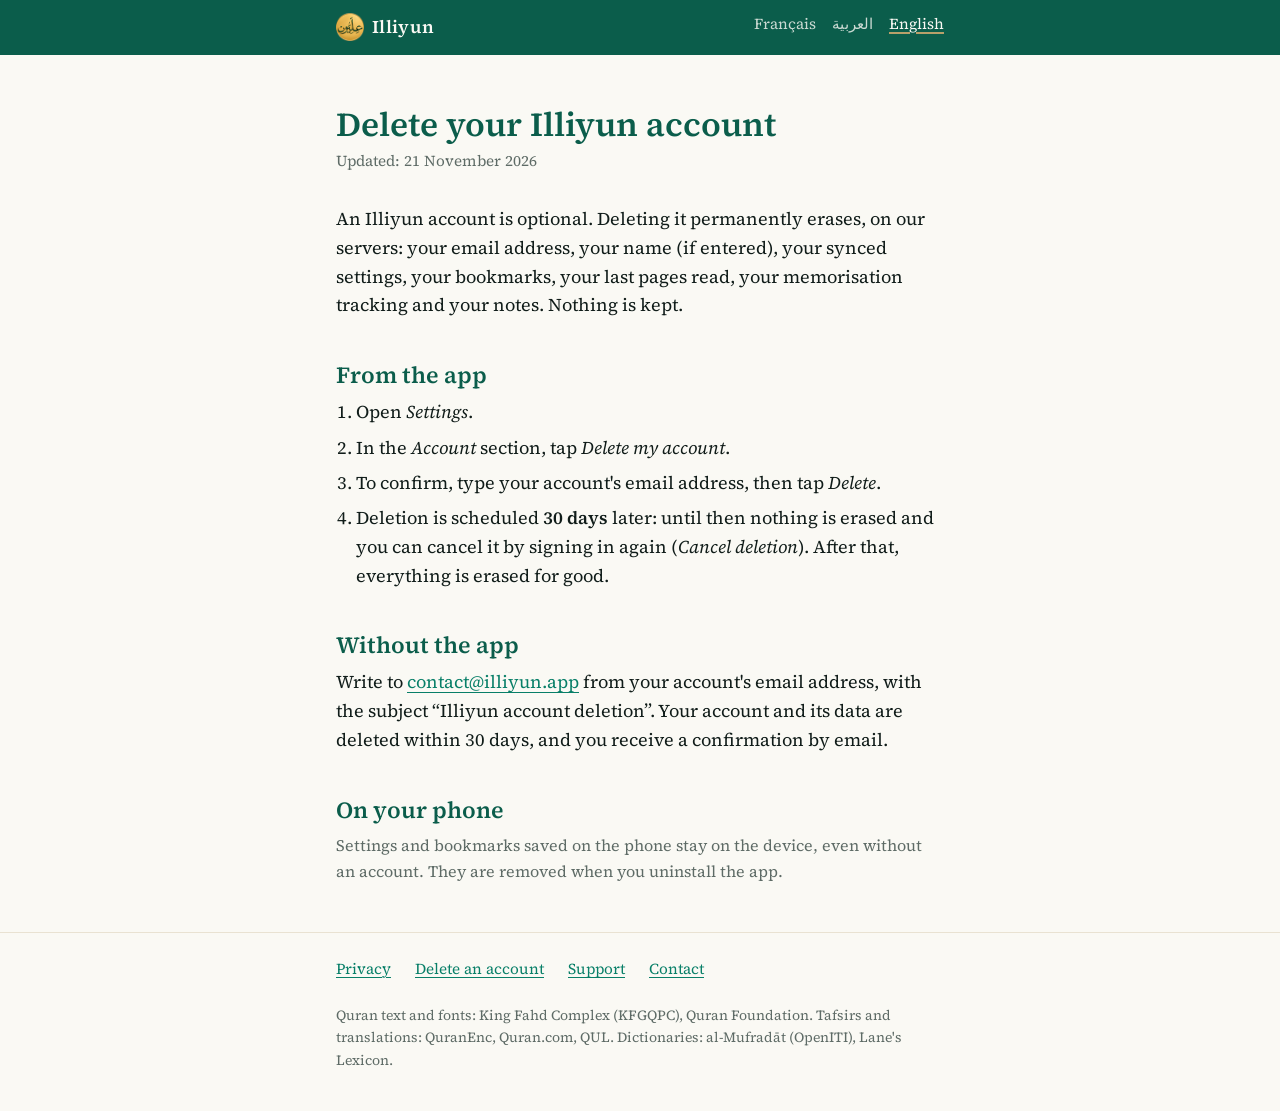
<file: en/delete-account.html>
<!doctype html>
<html lang="en">
<head>
<meta charset="utf-8">
<meta name="viewport" content="width=device-width, initial-scale=1">
<title>Delete an account — Illiyun</title>
<meta name="description" content="A free, ad-free app to read the Quran in Hafs or Warsh, page by page, with tafsir, translations and a dictionary.">
<meta name="theme-color" content="#0b5d4b">
<link rel="icon" href="../assets/favicon.png" type="image/png">
<link rel="apple-touch-icon" href="../assets/apple-touch-icon.png">
<link rel="stylesheet" href="../assets/style.css">
</head>
<body>
<header class="top">
<div class="wrap">
<a class="brand" href="index.html"><img src="../assets/favicon.png" alt="" width="28" height="28">Illiyun</a>
<ul class="langs">
<li><a href="../fr/delete-account.html" lang="fr">Français</a></li>
<li><a href="../ar/delete-account.html" lang="ar">العربية</a></li>
<li><a href="../en/delete-account.html" lang="en" aria-current="true">English</a></li>
</ul>
</div>
</header>

<main>
<div class="wrap">

<h1 class="page-title">Delete your Illiyun account</h1>
<p class="updated">Updated: 21 November 2026</p>

<p>An Illiyun account is optional. Deleting it permanently erases, on our
servers: your email address, your name (if entered), your synced settings, your bookmarks, your last
pages read, your memorisation tracking and your notes. Nothing is kept.</p>

<h2>From the app</h2>
<ol>
<li>Open <span class="path">Settings</span>.</li>
<li>In the <span class="path">Account</span> section, tap
<span class="path">Delete my account</span>.</li>
<li>To confirm, type your account's email address, then tap
<span class="path">Delete</span>.</li>
<li>Deletion is scheduled <strong>30 days</strong> later: until then nothing is
erased and you can cancel it by signing in again
(<span class="path">Cancel deletion</span>). After that, everything is erased
for good.</li>
</ol>

<h2>Without the app</h2>
<p>Write to <a href="mailto:contact@illiyun.app?subject=Illiyun%20account%20deletion">contact@illiyun.app</a> from your account's email address, with the subject
“Illiyun account deletion”. Your account and its data are deleted within 30 days, and you
receive a confirmation by email.</p>

<h2>On your phone</h2>
<p class="note">Settings and bookmarks saved on the phone stay on the device,
even without an account. They are removed when you uninstall the app.</p>

</div>
</main>
<footer>
<div class="wrap">
<nav aria-label="Contact">
<ul>
<li><a href="privacy.html">Privacy</a></li>
<li><a href="delete-account.html">Delete an account</a></li>
<li><a href="donate.html">Support</a></li>
<li><a href="mailto:contact@illiyun.app">Contact</a></li>
</ul>
</nav>
<p class="credits">Quran text and fonts: King Fahd Complex (KFGQPC), Quran Foundation. Tafsirs and translations: QuranEnc, Quran.com, QUL. Dictionaries: al-Mufradāt (OpenITI), Lane's Lexicon.</p>
</div>
</footer>

</body>
</html>
</file>
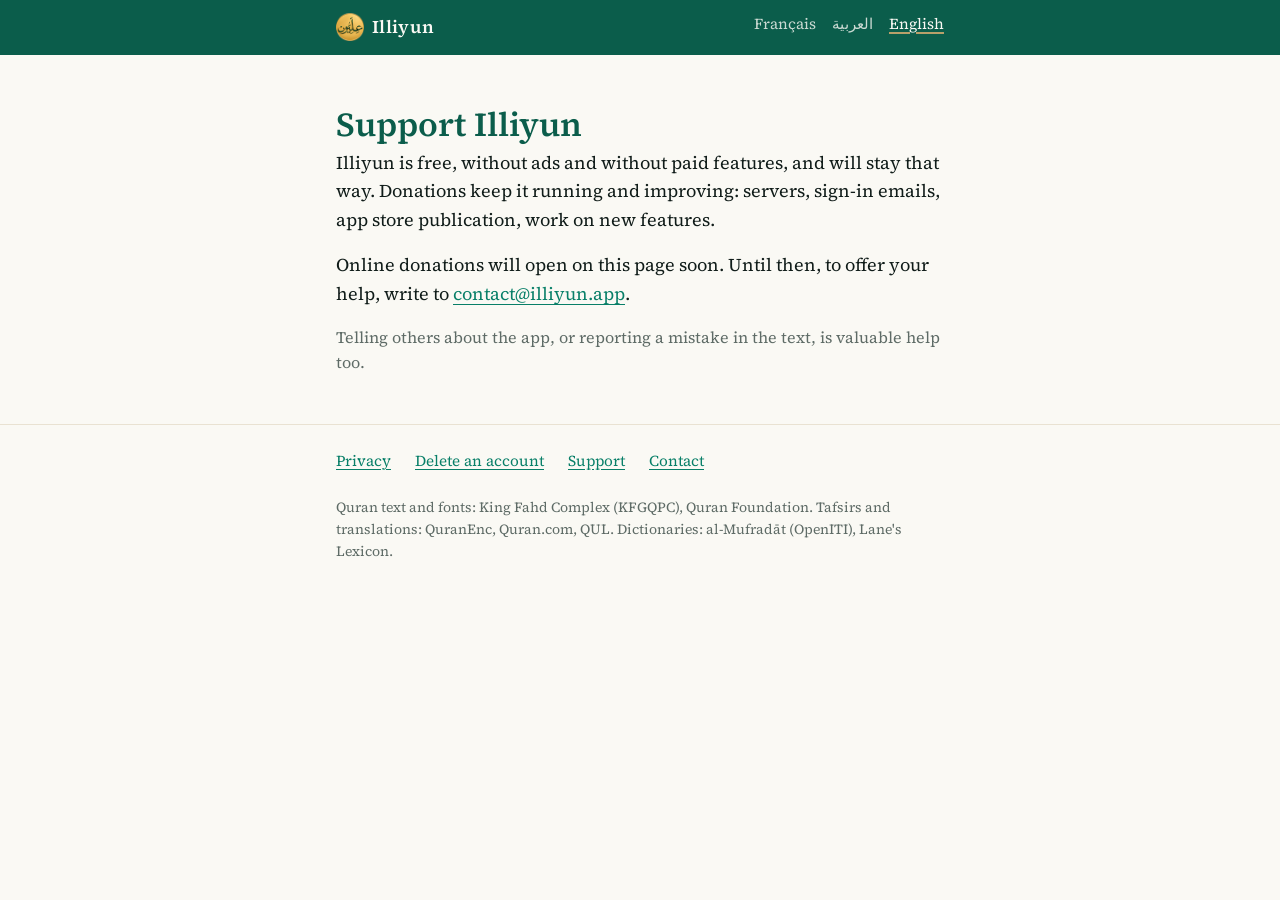
<file: en/donate.html>
<!doctype html>
<html lang="en">
<head>
<meta charset="utf-8">
<meta name="viewport" content="width=device-width, initial-scale=1">
<title>Support — Illiyun</title>
<meta name="description" content="A free, ad-free app to read the Quran in Hafs or Warsh, page by page, with tafsir, translations and a dictionary.">
<meta name="theme-color" content="#0b5d4b">
<link rel="icon" href="../assets/favicon.png" type="image/png">
<link rel="apple-touch-icon" href="../assets/apple-touch-icon.png">
<link rel="stylesheet" href="../assets/style.css">
</head>
<body>
<header class="top">
<div class="wrap">
<a class="brand" href="index.html"><img src="../assets/favicon.png" alt="" width="28" height="28">Illiyun</a>
<ul class="langs">
<li><a href="../fr/donate.html" lang="fr">Français</a></li>
<li><a href="../ar/donate.html" lang="ar">العربية</a></li>
<li><a href="../en/donate.html" lang="en" aria-current="true">English</a></li>
</ul>
</div>
</header>

<main>
<div class="wrap">

<h1 class="page-title">Support Illiyun</h1>
<p>Illiyun is free, without ads and without paid features, and will stay that
way. Donations keep it running and improving: servers, sign-in emails, app
store publication, work on new features.</p>
<p>Online donations will open on this page soon. Until then, to offer your
help, write to <a href="mailto:contact@illiyun.app">contact@illiyun.app</a>.</p>
<p class="note">Telling others about the app, or reporting a mistake in the
text, is valuable help too.</p>

</div>
</main>
<footer>
<div class="wrap">
<nav aria-label="Contact">
<ul>
<li><a href="privacy.html">Privacy</a></li>
<li><a href="delete-account.html">Delete an account</a></li>
<li><a href="donate.html">Support</a></li>
<li><a href="mailto:contact@illiyun.app">Contact</a></li>
</ul>
</nav>
<p class="credits">Quran text and fonts: King Fahd Complex (KFGQPC), Quran Foundation. Tafsirs and translations: QuranEnc, Quran.com, QUL. Dictionaries: al-Mufradāt (OpenITI), Lane's Lexicon.</p>
</div>
</footer>

</body>
</html>
</file>
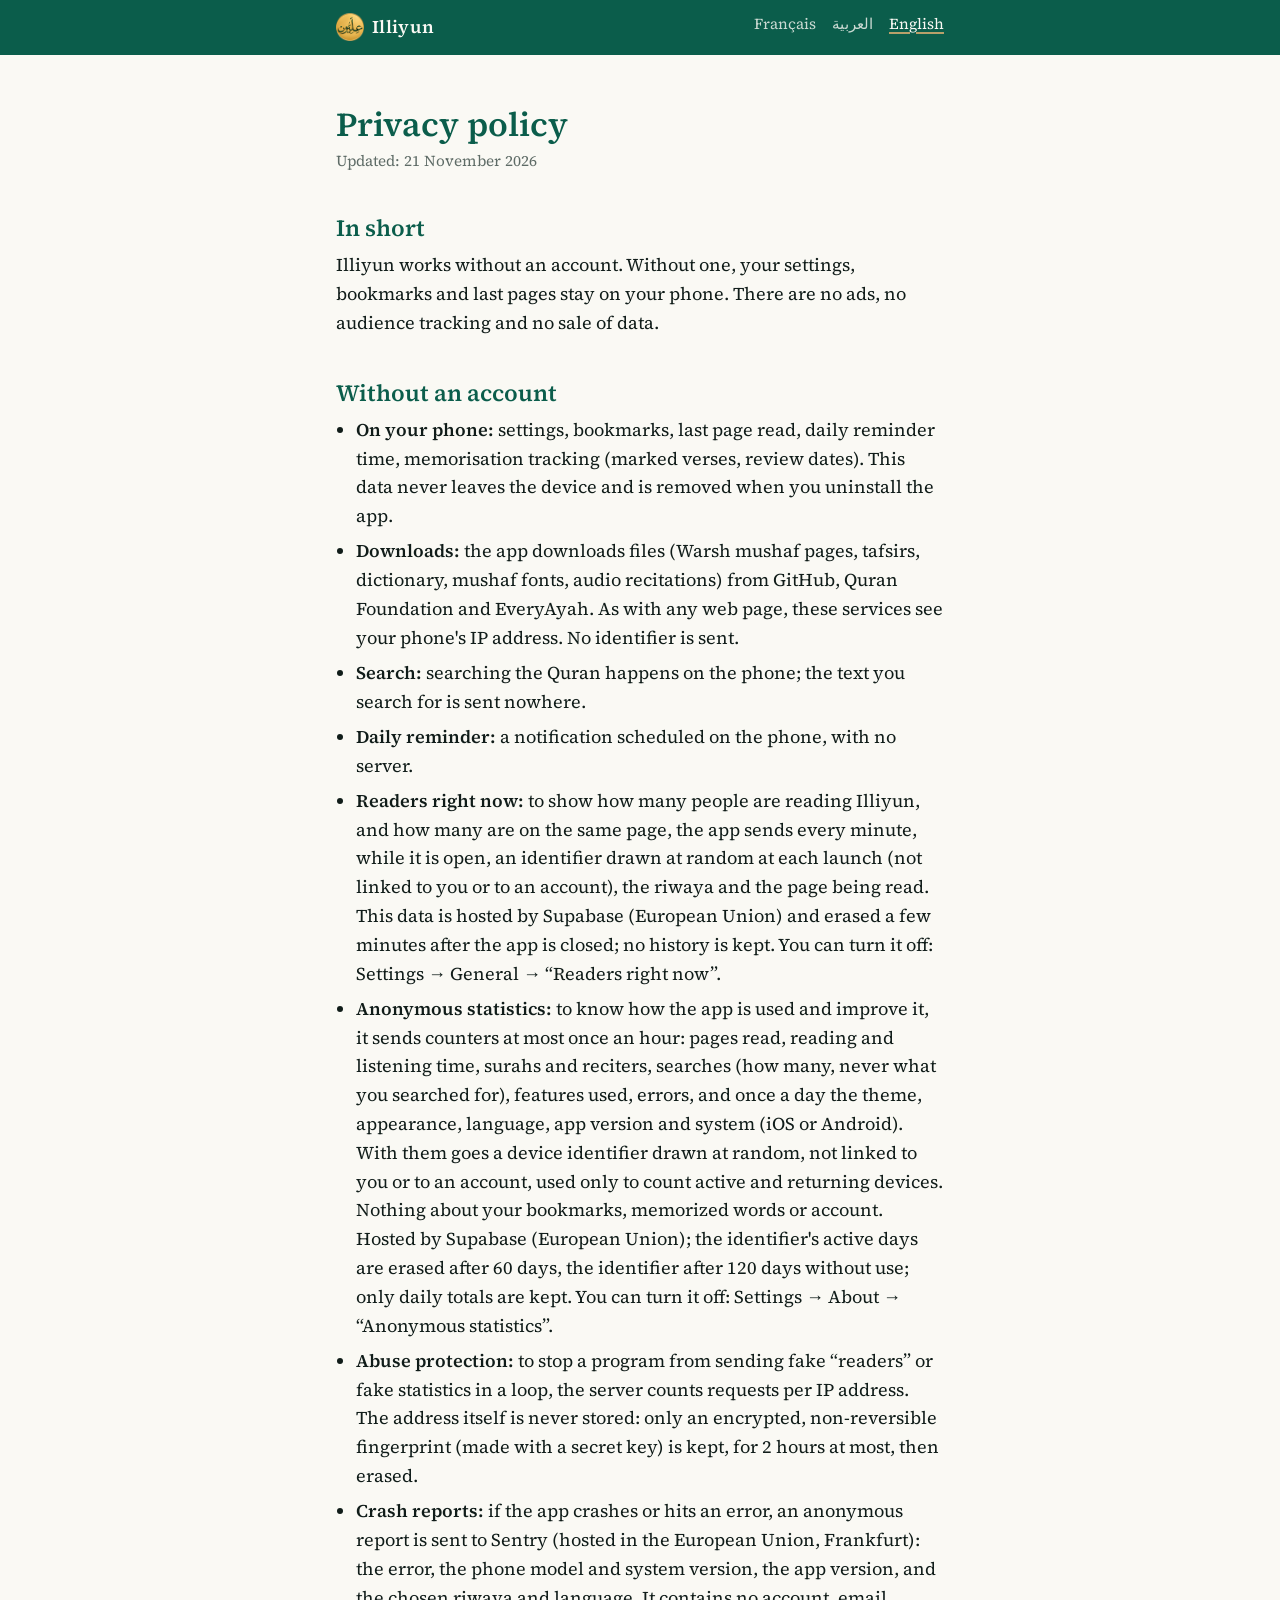
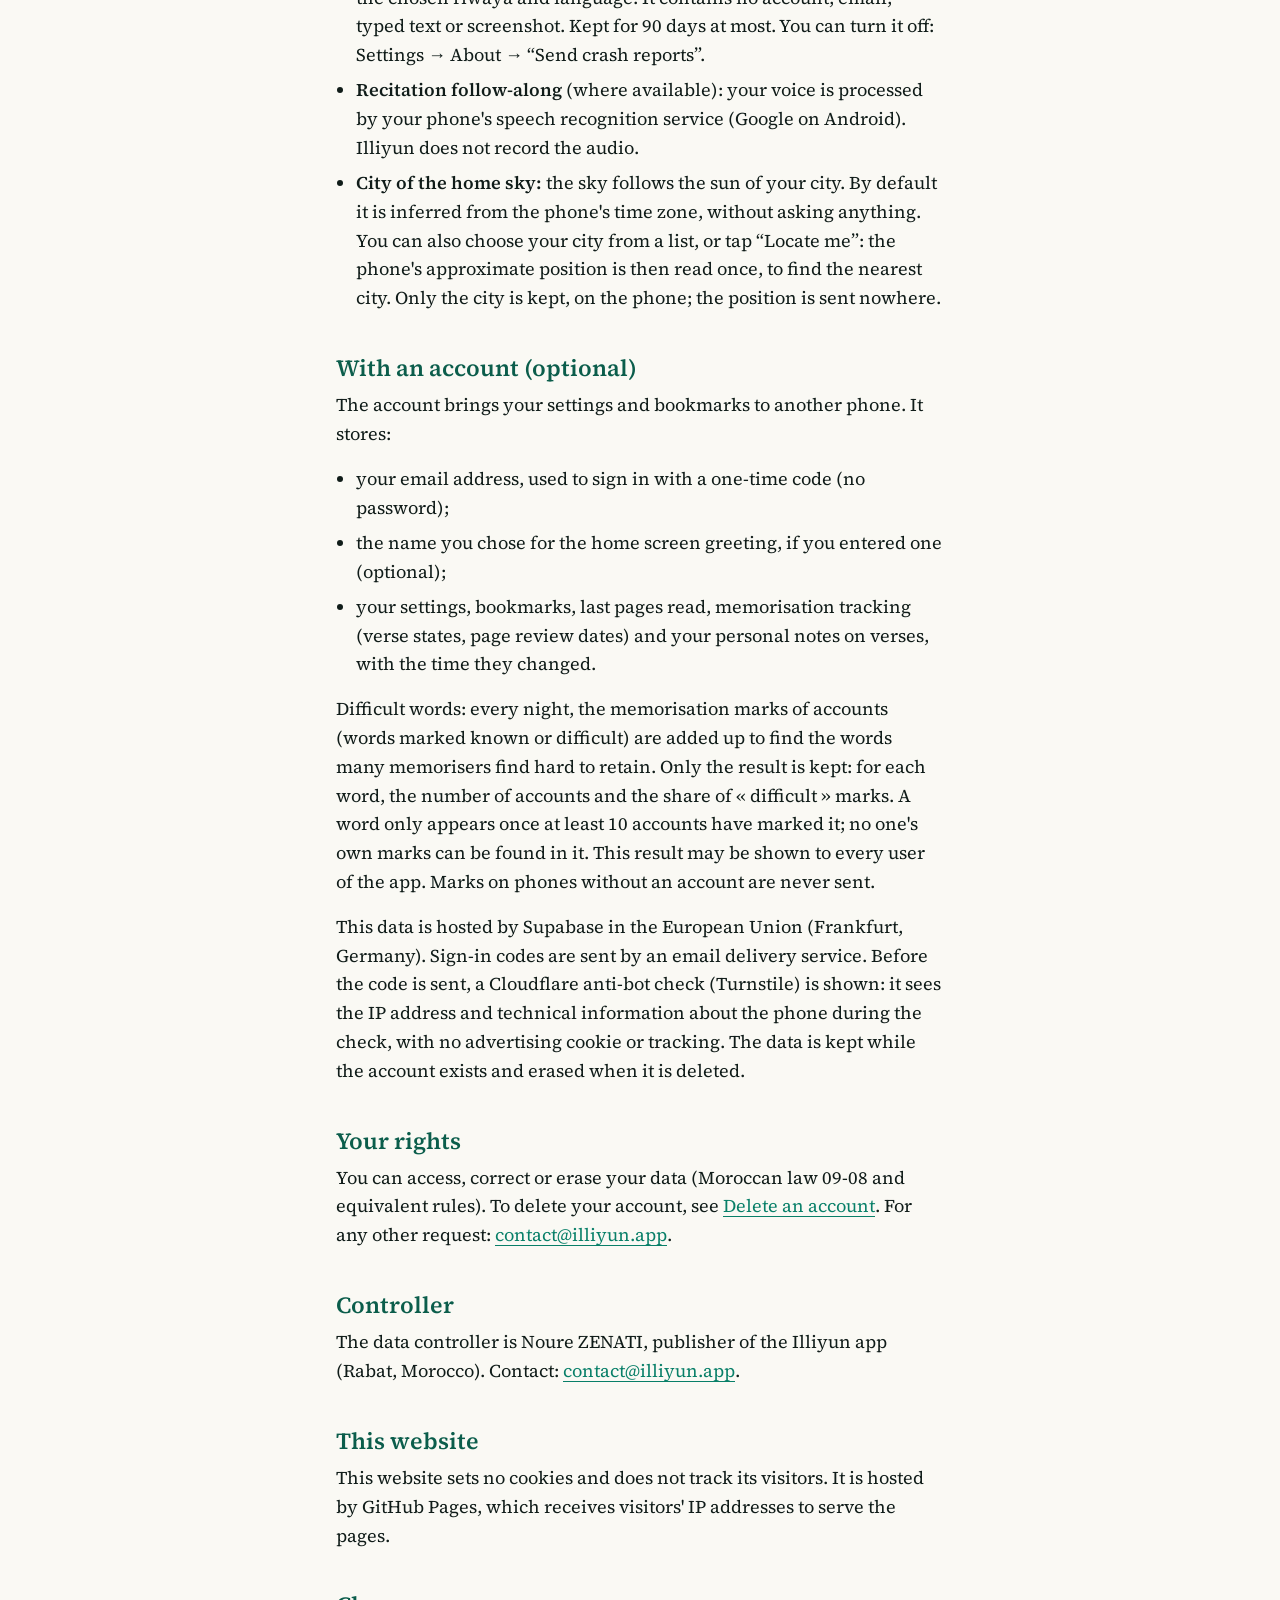
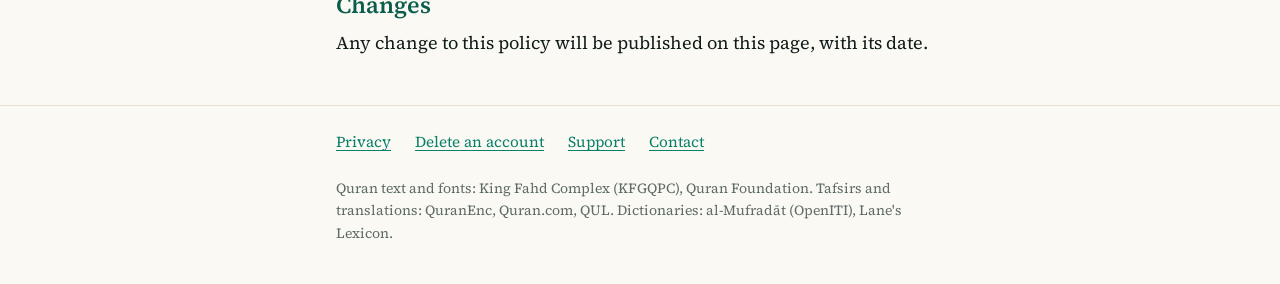
<file: en/privacy.html>
<!doctype html>
<html lang="en">
<head>
<meta charset="utf-8">
<meta name="viewport" content="width=device-width, initial-scale=1">
<title>Privacy policy — Illiyun</title>
<meta name="description" content="A free, ad-free app to read the Quran in Hafs or Warsh, page by page, with tafsir, translations and a dictionary.">
<meta name="theme-color" content="#0b5d4b">
<link rel="icon" href="../assets/favicon.png" type="image/png">
<link rel="apple-touch-icon" href="../assets/apple-touch-icon.png">
<link rel="stylesheet" href="../assets/style.css">
</head>
<body>
<header class="top">
<div class="wrap">
<a class="brand" href="index.html"><img src="../assets/favicon.png" alt="" width="28" height="28">Illiyun</a>
<ul class="langs">
<li><a href="../fr/privacy.html" lang="fr">Français</a></li>
<li><a href="../ar/privacy.html" lang="ar">العربية</a></li>
<li><a href="../en/privacy.html" lang="en" aria-current="true">English</a></li>
</ul>
</div>
</header>

<main>
<div class="wrap">

<h1 class="page-title">Privacy policy</h1>
<p class="updated">Updated: 21 November 2026</p>

<h2>In short</h2>
<p>Illiyun works without an account. Without one, your settings, bookmarks and
last pages stay on your phone. There are no ads, no audience tracking and no
sale of data.</p>

<h2>Without an account</h2>
<ul>
<li><strong>On your phone:</strong> settings, bookmarks, last page read, daily
reminder time, memorisation tracking (marked verses, review dates). This data never leaves the device and is removed when you
uninstall the app.</li>
<li><strong>Downloads:</strong> the app downloads files (Warsh mushaf pages,
tafsirs, dictionary, mushaf fonts, audio recitations) from GitHub, Quran
Foundation and EveryAyah. As with any
web page, these services see your phone's IP address. No identifier is
sent.</li>
<li><strong>Search:</strong> searching the Quran happens on the phone; the text
you search for is sent nowhere.</li>
<li><strong>Daily reminder:</strong> a notification scheduled on the phone, with
no server.</li>
<li><strong>Readers right now:</strong> to show how many people are reading
Illiyun, and how many are on the same page, the app sends every minute, while it
is open, an identifier drawn at random at each launch (not linked to you or to
an account), the riwaya and the page being read. This data is hosted by
Supabase (European Union) and erased a few minutes after the app is closed; no
history is kept. You can turn it off: Settings → General → “Readers right
now”.</li>
<li><strong>Anonymous statistics:</strong> to know how the app is used and
improve it, it sends counters at most once an hour: pages read, reading and
listening time, surahs and reciters, searches (how many, never what you
searched for), features used, errors, and once a day the theme, appearance,
language, app version and system (iOS or Android). With them goes a device
identifier drawn at random, not linked to you or to an account, used only to
count active and returning devices. Nothing about your bookmarks, memorized
words or account. Hosted by Supabase (European Union); the identifier's active
days are erased after 60 days, the identifier after 120 days without use; only
daily totals are kept. You can turn it off: Settings → About → “Anonymous
statistics”.</li>
<li><strong>Abuse protection:</strong> to stop a program from sending fake
“readers” or fake statistics in a loop, the server counts requests per IP
address. The address itself is never stored: only an encrypted, non-reversible
fingerprint (made with a secret key) is kept, for 2 hours at most, then
erased.</li>
<li><strong>Crash reports:</strong> if the app crashes or hits an error, an
anonymous report is sent to Sentry (hosted in the European Union, Frankfurt):
the error, the phone model and system version, the app version, and the chosen
riwaya and language. It contains no account, email, typed text or screenshot.
Kept for 90 days at most. You can turn it off: Settings → About → “Send crash
reports”.</li>
<li><strong>Recitation follow-along</strong> (where available): your voice is
processed by your phone's speech recognition service (Google on Android).
Illiyun does not record the audio.</li>
<li><strong>City of the home sky:</strong> the sky follows the sun of your city.
By default it is inferred from the phone's time zone, without asking anything.
You can also choose your city from a list, or tap “Locate me”: the phone's
approximate position is then read once, to find the nearest city. Only the city
is kept, on the phone; the position is sent nowhere.</li>
</ul>

<h2>With an account (optional)</h2>
<p>The account brings your settings and bookmarks to another phone. It
stores:</p>
<ul>
<li>your email address, used to sign in with a one-time code (no
password);</li>
<li>the name you chose for the home screen greeting, if you entered one
(optional);</li>
<li>your settings, bookmarks, last pages read, memorisation tracking (verse
states, page review dates) and your personal notes on verses, with the time
they changed.</li>
</ul>
<p>Difficult words: every night, the memorisation marks of accounts (words
marked known or difficult) are added up to find the words many memorisers
find hard to retain. Only the result is kept: for each word, the number of
accounts and the share of « difficult » marks. A word only appears once at
least 10 accounts have marked it; no one's own marks can be found in it. This
result may be shown to every user of the app. Marks on phones without an
account are never sent.</p>
<p>This data is hosted by Supabase in the European Union (Frankfurt, Germany).
Sign-in codes are sent by an email delivery service. Before the code is
sent, a Cloudflare anti-bot check (Turnstile) is shown: it sees the IP address
and technical information about the phone during the check, with no
advertising cookie or tracking. The data is kept while the
account exists and erased when it is deleted.</p>

<h2>Your rights</h2>
<p>You can access, correct or erase your data (Moroccan law 09-08 and
equivalent rules). To delete your account, see
<a href="delete-account.html">Delete an account</a>. For any other request:
<a href="mailto:contact@illiyun.app">contact@illiyun.app</a>.</p>

<h2>Controller</h2>
<p>The data controller is Noure ZENATI, publisher of the Illiyun app (Rabat, Morocco). Contact: <a href="mailto:contact@illiyun.app">contact@illiyun.app</a>.</p>


<h2>This website</h2>
<p>This website sets no cookies and does not track its visitors. It is hosted
by GitHub Pages, which receives visitors' IP addresses to serve the pages.</p>

<h2>Changes</h2>
<p>Any change to this policy will be published on this page, with its
date.</p>

</div>
</main>
<footer>
<div class="wrap">
<nav aria-label="Contact">
<ul>
<li><a href="privacy.html">Privacy</a></li>
<li><a href="delete-account.html">Delete an account</a></li>
<li><a href="donate.html">Support</a></li>
<li><a href="mailto:contact@illiyun.app">Contact</a></li>
</ul>
</nav>
<p class="credits">Quran text and fonts: King Fahd Complex (KFGQPC), Quran Foundation. Tafsirs and translations: QuranEnc, Quran.com, QUL. Dictionaries: al-Mufradāt (OpenITI), Lane's Lexicon.</p>
</div>
</footer>

</body>
</html>
</file>
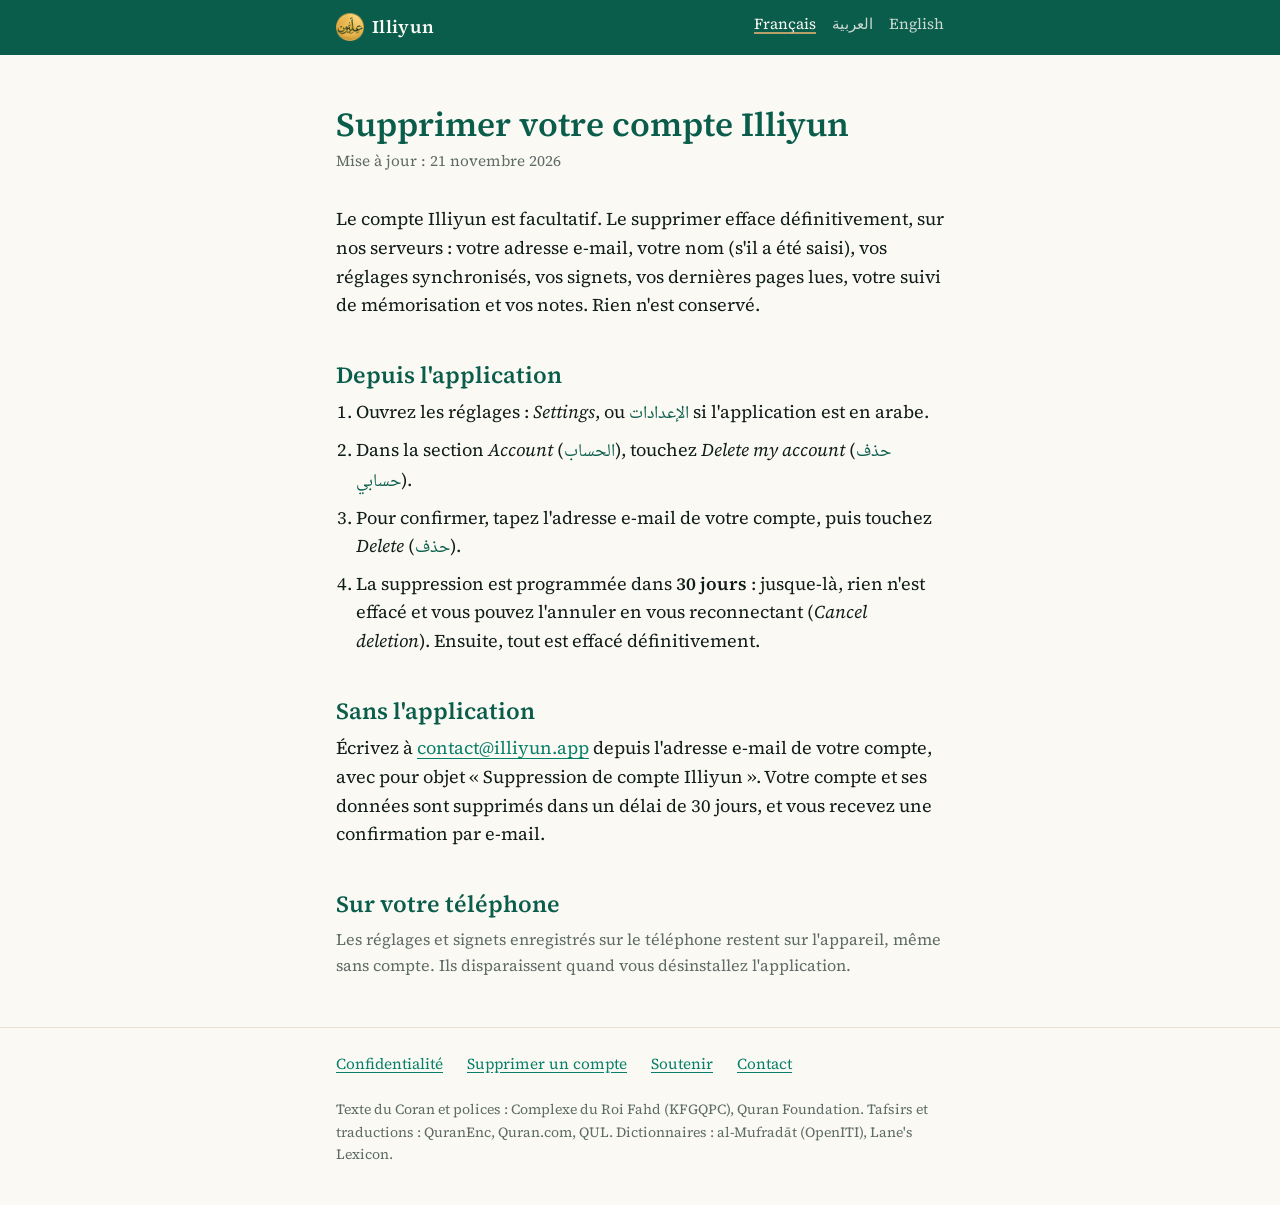
<file: fr/delete-account.html>
<!doctype html>
<html lang="fr">
<head>
<meta charset="utf-8">
<meta name="viewport" content="width=device-width, initial-scale=1">
<title>Supprimer un compte — Illiyun</title>
<meta name="description" content="Application gratuite et sans publicité pour lire le Coran en Hafs ou en Warsh, page par page, avec tafsir, traductions et dictionnaire.">
<meta name="theme-color" content="#0b5d4b">
<link rel="icon" href="../assets/favicon.png" type="image/png">
<link rel="apple-touch-icon" href="../assets/apple-touch-icon.png">
<link rel="stylesheet" href="../assets/style.css">
</head>
<body>
<header class="top">
<div class="wrap">
<a class="brand" href="index.html"><img src="../assets/favicon.png" alt="" width="28" height="28">Illiyun</a>
<ul class="langs">
<li><a href="../fr/delete-account.html" lang="fr" aria-current="true">Français</a></li>
<li><a href="../ar/delete-account.html" lang="ar">العربية</a></li>
<li><a href="../en/delete-account.html" lang="en">English</a></li>
</ul>
</div>
</header>

<main>
<div class="wrap">

<h1 class="page-title">Supprimer votre compte Illiyun</h1>
<p class="updated">Mise à jour : 21 novembre 2026</p>

<p>Le compte Illiyun est facultatif. Le supprimer efface définitivement, sur nos
serveurs : votre adresse e-mail, votre nom (s'il a été saisi), vos réglages synchronisés, vos signets, vos
dernières pages lues, votre suivi de mémorisation et vos notes. Rien n'est
conservé.</p>

<h2>Depuis l'application</h2>
<ol>
<li>Ouvrez les réglages : <span class="path">Settings</span>, ou
<bdi class="path" lang="ar">الإعدادات</bdi> si l'application est en
arabe.</li>
<li>Dans la section <span class="path">Account</span>
(<bdi class="path" lang="ar">الحساب</bdi>), touchez
<span class="path">Delete my account</span>
(<bdi class="path" lang="ar">حذف حسابي</bdi>).</li>
<li>Pour confirmer, tapez l'adresse e-mail de votre compte, puis touchez
<span class="path">Delete</span> (<bdi class="path" lang="ar">حذف</bdi>).</li>
<li>La suppression est programmée dans <strong>30 jours</strong> : jusque-là,
rien n'est effacé et vous pouvez l'annuler en vous reconnectant
(<span class="path">Cancel deletion</span>). Ensuite, tout est effacé
définitivement.</li>
</ol>

<h2>Sans l'application</h2>
<p>Écrivez à <a href="mailto:contact@illiyun.app?subject=Suppression%20de%20compte%20Illiyun">contact@illiyun.app</a> depuis l'adresse e-mail de votre compte, avec pour objet
« Suppression de compte Illiyun ». Votre compte et ses données sont supprimés dans un délai de
30 jours, et vous recevez une confirmation par e-mail.</p>

<h2>Sur votre téléphone</h2>
<p class="note">Les réglages et signets enregistrés sur le téléphone restent
sur l'appareil, même sans compte. Ils disparaissent quand vous désinstallez
l'application.</p>

</div>
</main>
<footer>
<div class="wrap">
<nav aria-label="Contact">
<ul>
<li><a href="privacy.html">Confidentialité</a></li>
<li><a href="delete-account.html">Supprimer un compte</a></li>
<li><a href="donate.html">Soutenir</a></li>
<li><a href="mailto:contact@illiyun.app">Contact</a></li>
</ul>
</nav>
<p class="credits">Texte du Coran et polices : Complexe du Roi Fahd (KFGQPC), Quran Foundation. Tafsirs et traductions : QuranEnc, Quran.com, QUL. Dictionnaires : al-Mufradāt (OpenITI), Lane's Lexicon.</p>
</div>
</footer>

</body>
</html>
</file>
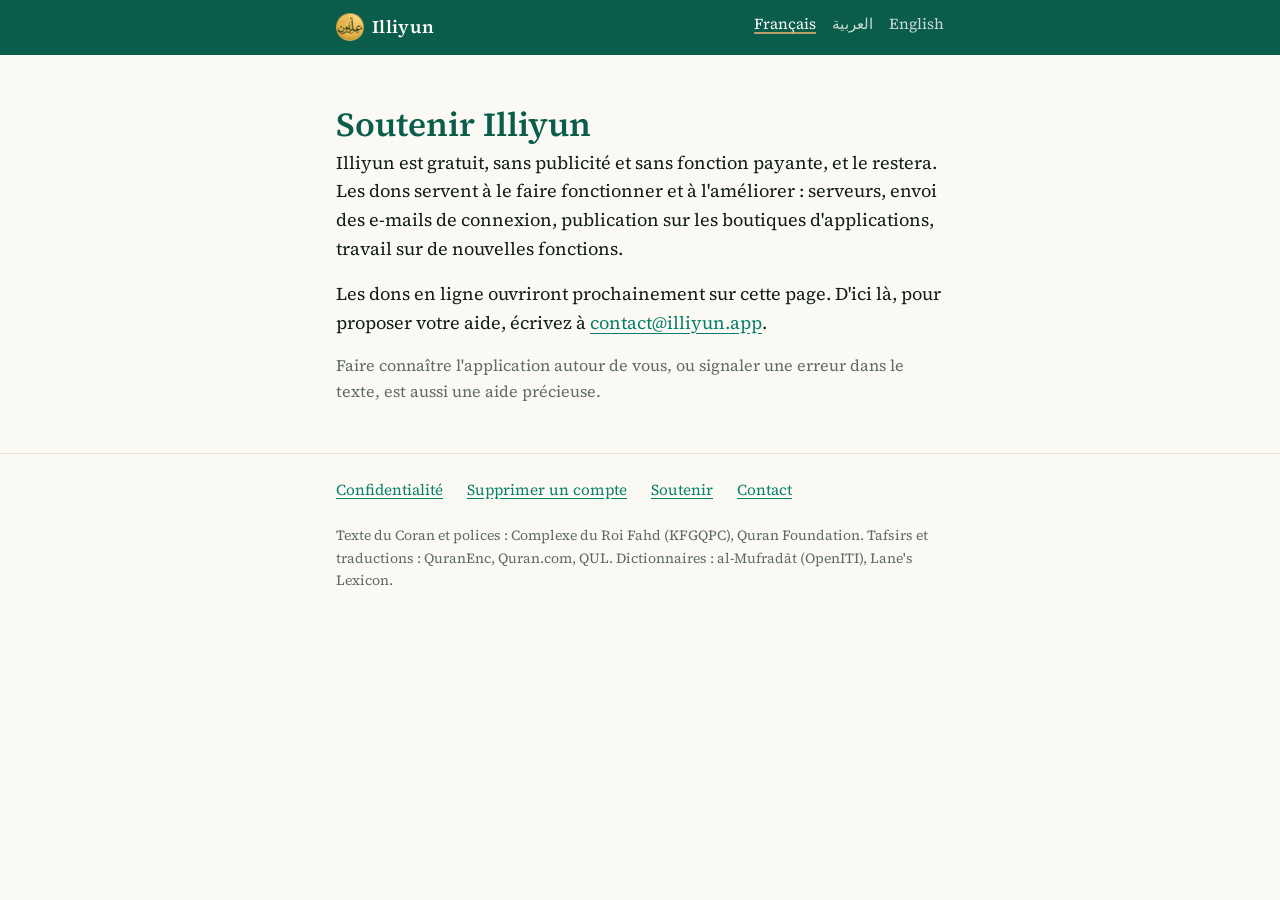
<file: fr/donate.html>
<!doctype html>
<html lang="fr">
<head>
<meta charset="utf-8">
<meta name="viewport" content="width=device-width, initial-scale=1">
<title>Soutenir — Illiyun</title>
<meta name="description" content="Application gratuite et sans publicité pour lire le Coran en Hafs ou en Warsh, page par page, avec tafsir, traductions et dictionnaire.">
<meta name="theme-color" content="#0b5d4b">
<link rel="icon" href="../assets/favicon.png" type="image/png">
<link rel="apple-touch-icon" href="../assets/apple-touch-icon.png">
<link rel="stylesheet" href="../assets/style.css">
</head>
<body>
<header class="top">
<div class="wrap">
<a class="brand" href="index.html"><img src="../assets/favicon.png" alt="" width="28" height="28">Illiyun</a>
<ul class="langs">
<li><a href="../fr/donate.html" lang="fr" aria-current="true">Français</a></li>
<li><a href="../ar/donate.html" lang="ar">العربية</a></li>
<li><a href="../en/donate.html" lang="en">English</a></li>
</ul>
</div>
</header>

<main>
<div class="wrap">

<h1 class="page-title">Soutenir Illiyun</h1>
<p>Illiyun est gratuit, sans publicité et sans fonction payante, et le restera.
Les dons servent à le faire fonctionner et à l'améliorer : serveurs, envoi des
e-mails de connexion, publication sur les boutiques d'applications, travail sur
de nouvelles fonctions.</p>
<p>Les dons en ligne ouvriront prochainement sur cette page. D'ici là, pour
proposer votre aide, écrivez à <a href="mailto:contact@illiyun.app">contact@illiyun.app</a>.</p>
<p class="note">Faire connaître l'application autour de vous, ou signaler une
erreur dans le texte, est aussi une aide précieuse.</p>

</div>
</main>
<footer>
<div class="wrap">
<nav aria-label="Contact">
<ul>
<li><a href="privacy.html">Confidentialité</a></li>
<li><a href="delete-account.html">Supprimer un compte</a></li>
<li><a href="donate.html">Soutenir</a></li>
<li><a href="mailto:contact@illiyun.app">Contact</a></li>
</ul>
</nav>
<p class="credits">Texte du Coran et polices : Complexe du Roi Fahd (KFGQPC), Quran Foundation. Tafsirs et traductions : QuranEnc, Quran.com, QUL. Dictionnaires : al-Mufradāt (OpenITI), Lane's Lexicon.</p>
</div>
</footer>

</body>
</html>
</file>
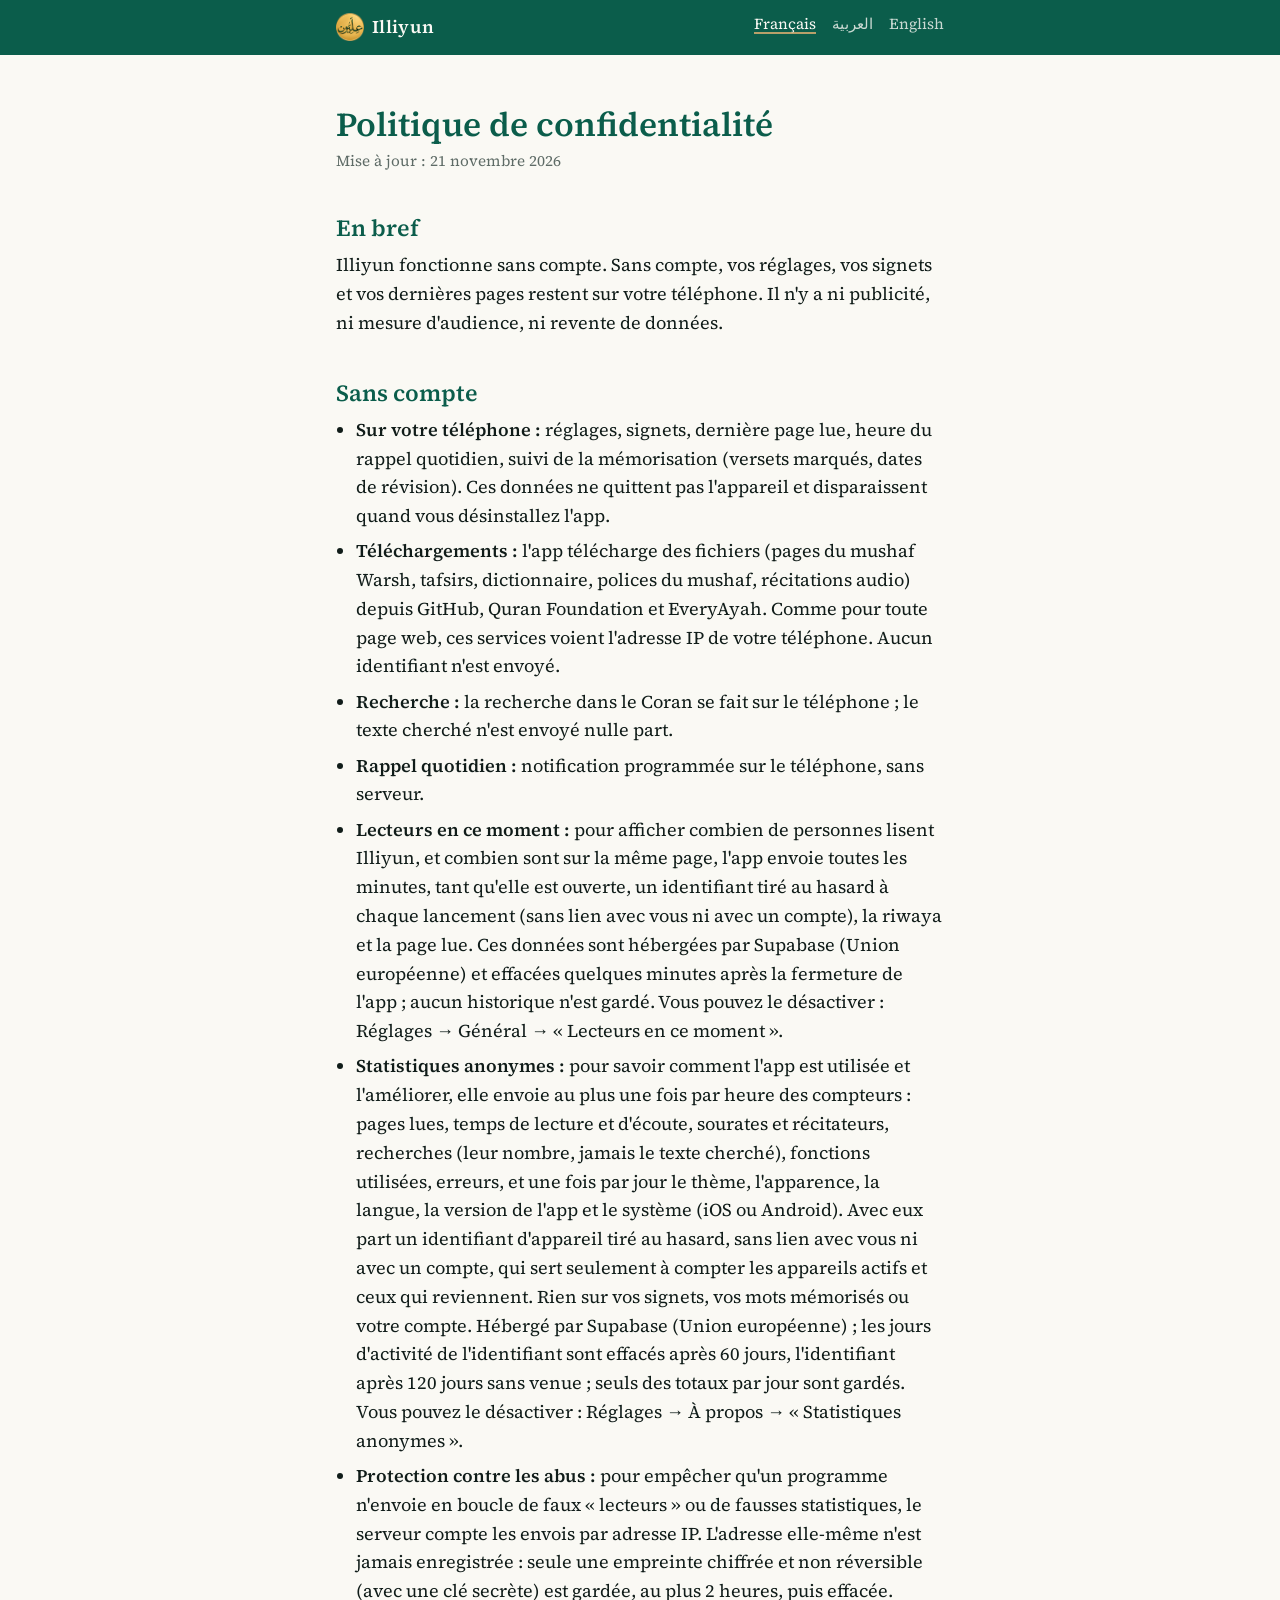
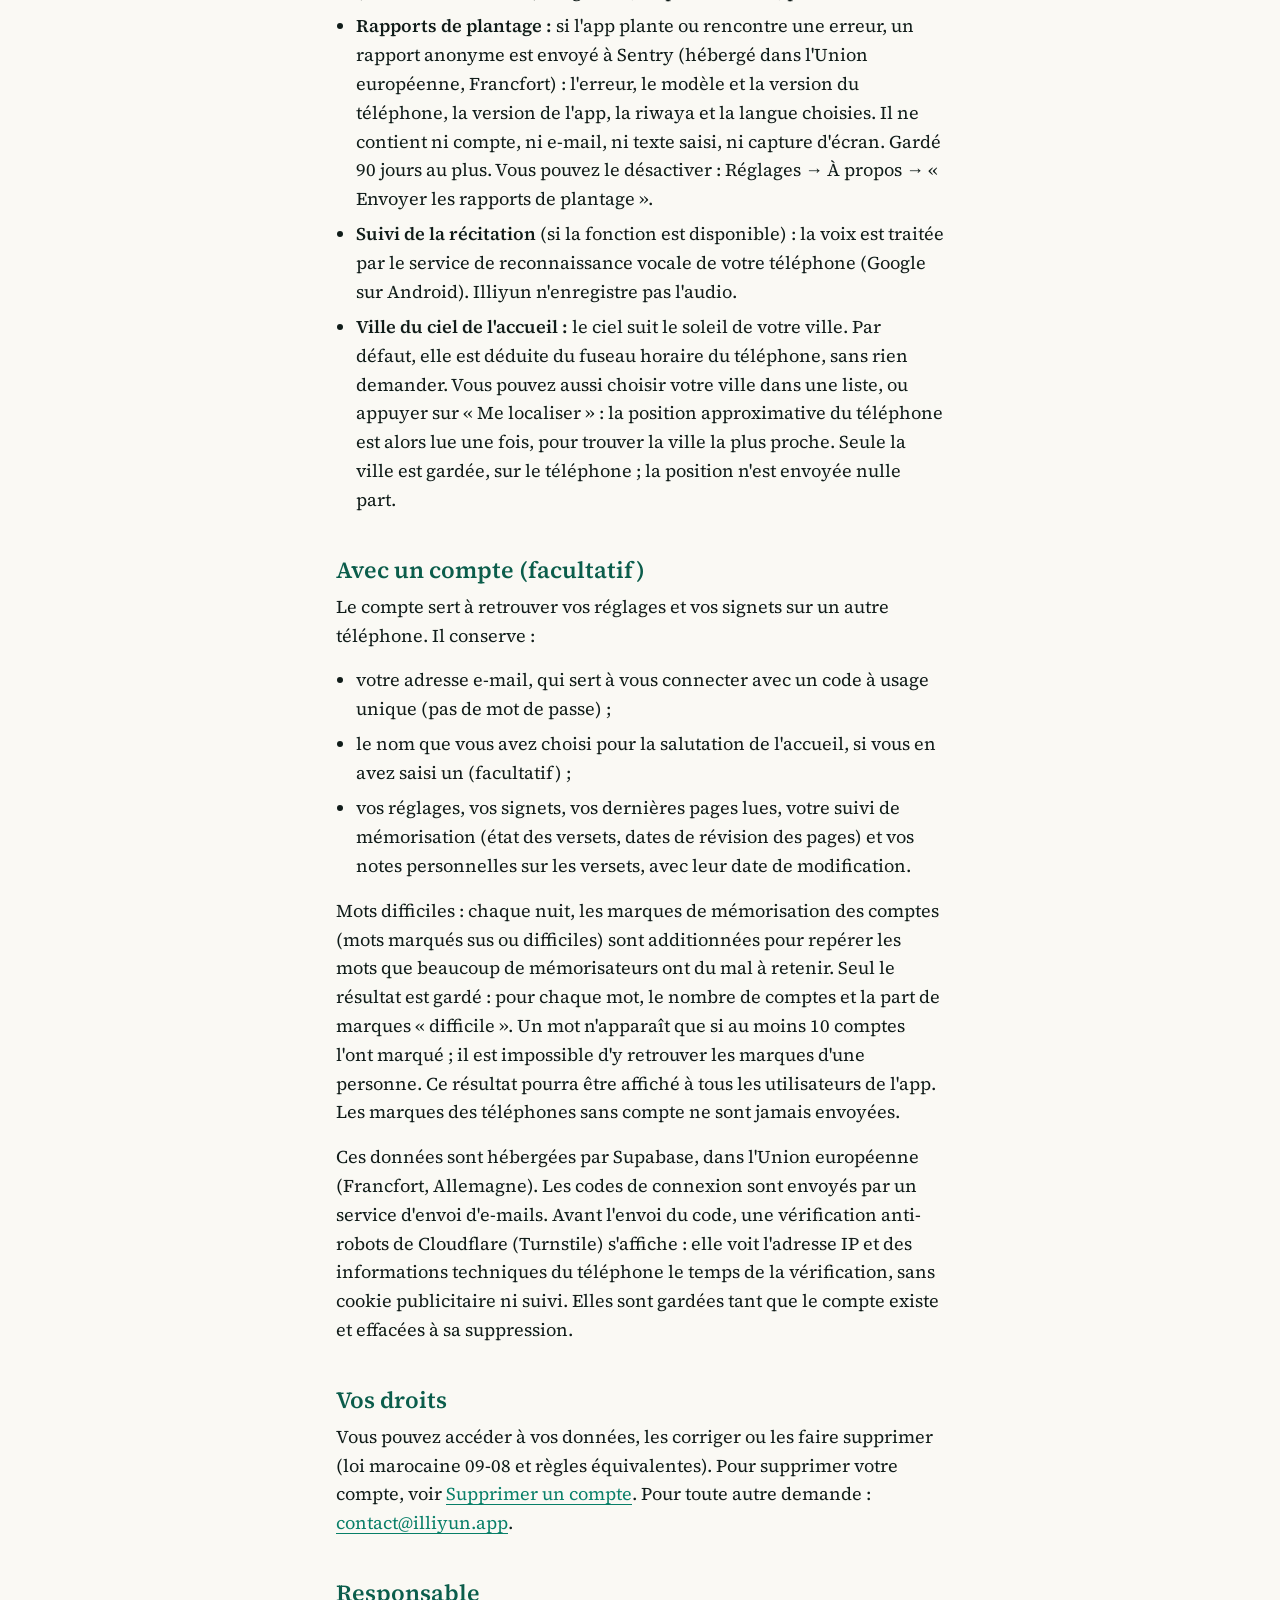
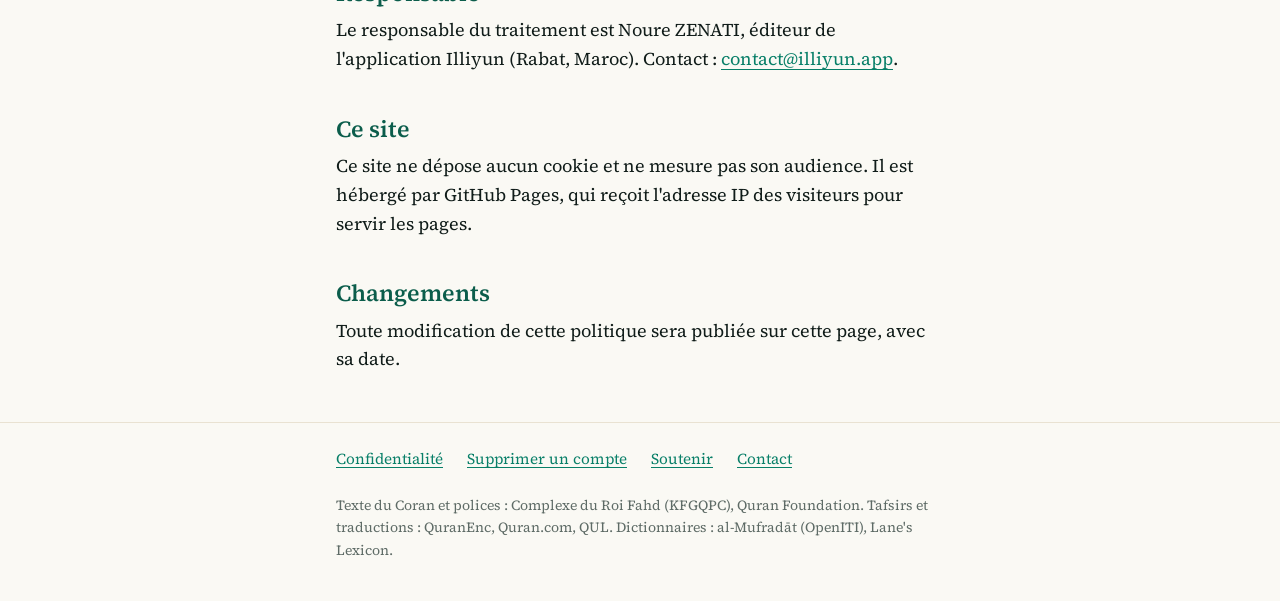
<file: fr/privacy.html>
<!doctype html>
<html lang="fr">
<head>
<meta charset="utf-8">
<meta name="viewport" content="width=device-width, initial-scale=1">
<title>Politique de confidentialité — Illiyun</title>
<meta name="description" content="Application gratuite et sans publicité pour lire le Coran en Hafs ou en Warsh, page par page, avec tafsir, traductions et dictionnaire.">
<meta name="theme-color" content="#0b5d4b">
<link rel="icon" href="../assets/favicon.png" type="image/png">
<link rel="apple-touch-icon" href="../assets/apple-touch-icon.png">
<link rel="stylesheet" href="../assets/style.css">
</head>
<body>
<header class="top">
<div class="wrap">
<a class="brand" href="index.html"><img src="../assets/favicon.png" alt="" width="28" height="28">Illiyun</a>
<ul class="langs">
<li><a href="../fr/privacy.html" lang="fr" aria-current="true">Français</a></li>
<li><a href="../ar/privacy.html" lang="ar">العربية</a></li>
<li><a href="../en/privacy.html" lang="en">English</a></li>
</ul>
</div>
</header>

<main>
<div class="wrap">

<h1 class="page-title">Politique de confidentialité</h1>
<p class="updated">Mise à jour : 21 novembre 2026</p>

<h2>En bref</h2>
<p>Illiyun fonctionne sans compte. Sans compte, vos réglages, vos signets et vos
dernières pages restent sur votre téléphone. Il n'y a ni publicité, ni mesure
d'audience, ni revente de données.</p>

<h2>Sans compte</h2>
<ul>
<li><strong>Sur votre téléphone :</strong> réglages, signets, dernière page lue,
heure du rappel quotidien, suivi de la mémorisation (versets marqués, dates de
révision). Ces données ne quittent pas l'appareil et
disparaissent quand vous désinstallez l'app.</li>
<li><strong>Téléchargements :</strong> l'app télécharge des fichiers (pages du
mushaf Warsh, tafsirs, dictionnaire, polices du mushaf, récitations audio)
depuis GitHub, Quran Foundation et EveryAyah. Comme pour toute page web, ces services voient l'adresse IP de
votre téléphone. Aucun identifiant n'est envoyé.</li>
<li><strong>Recherche :</strong> la recherche dans le Coran se fait sur le
téléphone ; le texte cherché n'est envoyé nulle part.</li>
<li><strong>Rappel quotidien :</strong> notification programmée sur le
téléphone, sans serveur.</li>
<li><strong>Lecteurs en ce moment :</strong> pour afficher combien de
personnes lisent Illiyun, et combien sont sur la même page, l'app envoie toutes
les minutes, tant qu'elle est ouverte, un identifiant tiré au hasard à chaque
lancement (sans lien avec vous ni avec un compte), la riwaya et la page lue.
Ces données sont hébergées par Supabase (Union européenne) et effacées quelques
minutes après la fermeture de l'app ; aucun historique n'est gardé. Vous pouvez
le désactiver : Réglages → Général → « Lecteurs en ce moment ».</li>
<li><strong>Statistiques anonymes :</strong> pour savoir comment l'app est
utilisée et l'améliorer, elle envoie au plus une fois par heure des compteurs :
pages lues, temps de lecture et d'écoute, sourates et récitateurs, recherches
(leur nombre, jamais le texte cherché), fonctions utilisées, erreurs, et une
fois par jour le thème, l'apparence, la langue, la version de l'app et le
système (iOS ou Android). Avec eux part un identifiant d'appareil tiré au
hasard, sans lien avec vous ni avec un compte, qui sert seulement à compter les
appareils actifs et ceux qui reviennent. Rien sur vos signets, vos mots
mémorisés ou votre compte. Hébergé par Supabase (Union européenne) ; les jours
d'activité de l'identifiant sont effacés après 60 jours, l'identifiant après
120 jours sans venue ; seuls des totaux par jour sont gardés. Vous pouvez le
désactiver : Réglages → À propos → « Statistiques anonymes ».</li>
<li><strong>Protection contre les abus :</strong> pour empêcher qu'un
programme n'envoie en boucle de faux « lecteurs » ou de fausses statistiques,
le serveur compte les envois par adresse IP. L'adresse elle-même n'est jamais
enregistrée : seule une empreinte chiffrée et non réversible (avec une clé
secrète) est gardée, au plus 2 heures, puis effacée.</li>
<li><strong>Rapports de plantage :</strong> si l'app plante ou rencontre une
erreur, un rapport anonyme est envoyé à Sentry (hébergé dans l'Union
européenne, Francfort) : l'erreur, le modèle et la version du téléphone, la
version de l'app, la riwaya et la langue choisies. Il ne contient ni compte, ni
e-mail, ni texte saisi, ni capture d'écran. Gardé 90 jours au plus. Vous pouvez
le désactiver : Réglages → À propos → « Envoyer les rapports de plantage ».</li>
<li><strong>Suivi de la récitation</strong> (si la fonction est disponible) : la
voix est traitée par le service de reconnaissance vocale de votre téléphone
(Google sur Android). Illiyun n'enregistre pas l'audio.</li>
<li><strong>Ville du ciel de l'accueil :</strong> le ciel suit le soleil de votre
ville. Par défaut, elle est déduite du fuseau horaire du téléphone, sans rien
demander. Vous pouvez aussi choisir votre ville dans une liste, ou appuyer sur
« Me localiser » : la position approximative du téléphone est alors lue une
fois, pour trouver la ville la plus proche. Seule la ville est gardée, sur le
téléphone ; la position n'est envoyée nulle part.</li>
</ul>

<h2>Avec un compte (facultatif)</h2>
<p>Le compte sert à retrouver vos réglages et vos signets sur un
autre téléphone. Il conserve :</p>
<ul>
<li>votre adresse e-mail, qui sert à vous connecter avec un code à usage
unique (pas de mot de passe) ;</li>
<li>le nom que vous avez choisi pour la salutation de l'accueil, si vous en
avez saisi un (facultatif) ;</li>
<li>vos réglages, vos signets, vos dernières pages lues, votre suivi de
mémorisation (état des versets, dates de révision des pages) et vos notes
personnelles sur les versets, avec leur date de modification.</li>
</ul>
<p>Mots difficiles : chaque nuit, les marques de mémorisation des comptes
(mots marqués sus ou difficiles) sont additionnées pour repérer les mots que
beaucoup de mémorisateurs ont du mal à retenir. Seul le résultat est gardé :
pour chaque mot, le nombre de comptes et la part de marques « difficile ». Un
mot n'apparaît que si au moins 10 comptes l'ont marqué ; il est impossible
d'y retrouver les marques d'une personne. Ce résultat pourra être affiché à
tous les utilisateurs de l'app. Les marques des téléphones sans compte ne
sont jamais envoyées.</p>
<p>Ces données sont hébergées par Supabase, dans l'Union européenne (Francfort,
Allemagne). Les codes de connexion sont envoyés par un service d'envoi
d'e-mails. Avant l'envoi du code, une vérification anti-robots de Cloudflare
(Turnstile) s'affiche : elle voit l'adresse IP et des informations techniques
du téléphone le temps de la vérification, sans cookie publicitaire ni
suivi. Elles sont gardées tant que le compte existe et effacées à sa
suppression.</p>

<h2>Vos droits</h2>
<p>Vous pouvez accéder à vos données, les corriger ou les faire supprimer
(loi marocaine 09-08 et règles équivalentes). Pour supprimer votre compte, voir
<a href="delete-account.html">Supprimer un compte</a>. Pour toute autre demande :
<a href="mailto:contact@illiyun.app">contact@illiyun.app</a>.</p>

<h2>Responsable</h2>
<p>Le responsable du traitement est Noure ZENATI, éditeur de l'application Illiyun (Rabat, Maroc). Contact : <a href="mailto:contact@illiyun.app">contact@illiyun.app</a>.</p>


<h2>Ce site</h2>
<p>Ce site ne dépose aucun cookie et ne mesure pas son audience. Il est hébergé
par GitHub Pages, qui reçoit l'adresse IP des visiteurs pour servir les
pages.</p>

<h2>Changements</h2>
<p>Toute modification de cette politique sera publiée sur cette page, avec sa
date.</p>

</div>
</main>
<footer>
<div class="wrap">
<nav aria-label="Contact">
<ul>
<li><a href="privacy.html">Confidentialité</a></li>
<li><a href="delete-account.html">Supprimer un compte</a></li>
<li><a href="donate.html">Soutenir</a></li>
<li><a href="mailto:contact@illiyun.app">Contact</a></li>
</ul>
</nav>
<p class="credits">Texte du Coran et polices : Complexe du Roi Fahd (KFGQPC), Quran Foundation. Tafsirs et traductions : QuranEnc, Quran.com, QUL. Dictionnaires : al-Mufradāt (OpenITI), Lane's Lexicon.</p>
</div>
</footer>

</body>
</html>
</file>
<file: assets/style.css>
/* Illiyun — site vitrine. Couleurs et polices de l'app. */

@font-face {
  font-family: "Uthmanic Hafs";
  src: url("fonts/UthmanicHafs.woff2") format("woff2");
  font-display: swap;
}
@font-face {
  font-family: "Noto Naskh Arabic";
  src: url("fonts/NotoNaskhArabic-Regular.woff2") format("woff2");
  font-display: swap;
}
@font-face {
  font-family: "Source Serif 4";
  src: url("fonts/source-serif-4-latin-400-normal.woff2") format("woff2");
  font-weight: 400;
  font-display: swap;
}
@font-face {
  font-family: "Source Serif 4";
  src: url("fonts/source-serif-4-latin-400-italic.woff2") format("woff2");
  font-weight: 400;
  font-style: italic;
  font-display: swap;
}
@font-face {
  font-family: "Source Serif 4";
  src: url("fonts/source-serif-4-latin-600-normal.woff2") format("woff2");
  font-weight: 600;
  font-display: swap;
}

:root {
  --malachite-deep: #0b5d4b;
  --malachite: #087f68;
  --malachite-light: #5fb89a;
  --ivory: #faf9f4;
  --sand: #e9e2d2;
  --ink: #101c19;
  --ink-soft: #5e6b66;
  --gold: #b8a06a;
  --gold-dark: #7a6536;
  --page: var(--ivory);
  --text: var(--ink);
  --text-soft: var(--ink-soft);
  --link: var(--malachite);
  --heading: var(--malachite-deep);
  --rule: var(--sand);
  --latin: "Source Serif 4", Georgia, serif;
  --arabic: "Noto Naskh Arabic", "Geeza Pro", serif;
  --quran: "Uthmanic Hafs", "Noto Naskh Arabic", serif;
}

@media (prefers-color-scheme: dark) {
  :root {
    --page: #101c19;
    --text: #f5f1e8;
    --text-soft: #a9b8b2;
    --link: var(--malachite-light);
    --heading: #d8c5a0;
    --rule: #16443b;
  }
}

*,
*::before,
*::after {
  box-sizing: border-box;
}

html {
  -webkit-text-size-adjust: 100%;
}

body {
  margin: 0;
  background: var(--page);
  color: var(--text);
  font-family: var(--latin);
  font-size: 1.125rem;
  line-height: 1.6;
}

:lang(ar) body,
body:lang(ar) {
  font-family: var(--arabic);
  line-height: 1.9;
}

a {
  color: var(--link);
  text-underline-offset: 0.2em;
}

a:focus-visible,
button:focus-visible {
  outline: 3px solid var(--gold);
  outline-offset: 3px;
  border-radius: 2px;
}

.wrap {
  width: 100%;
  max-width: 40rem;
  margin: 0 auto;
  padding: 0 1rem;
}

/* ── Barre du haut : nom + langues ── */

.top {
  background: var(--malachite-deep);
  color: var(--ivory);
}

.top .wrap {
  display: flex;
  align-items: center;
  justify-content: space-between;
  gap: 1rem;
  padding-top: 0.75rem;
  padding-bottom: 0.75rem;
}

.brand {
  color: var(--ivory);
  text-decoration: none;
  font-weight: 600;
  letter-spacing: 0.02em;
}

.langs {
  display: flex;
  gap: 1rem;
  margin: 0;
  padding: 0;
  list-style: none;
  font-size: 0.95rem;
}

.langs a {
  color: var(--ivory);
  opacity: 0.8;
  text-decoration: none;
}

.langs a[aria-current="true"] {
  opacity: 1;
  text-decoration: underline;
  text-decoration-color: var(--gold);
  text-decoration-thickness: 2px;
}

.langs a:hover {
  opacity: 1;
}

/* ── Bandeau : le verset qui a donné son nom à l'app ── */

.hero {
  background: var(--malachite-deep);
  color: var(--ivory);
  padding: 2.5rem 0 3.5rem;
  text-align: center;
}

.verse {
  margin: 0 auto;
  max-width: 34rem;
  font-family: var(--quran);
  font-size: clamp(2rem, 8vw, 3.1rem);
  line-height: 2.1;
  color: #e6d7ae;
  direction: rtl;
}

.verse .w {
  transition: opacity 900ms ease-out, filter 900ms ease-out;
}

.verse.pending .w {
  opacity: 0;
  filter: blur(4px);
}

.verse .w.on {
  opacity: 1;
  filter: none;
}

.verse .mark {
  color: var(--gold);
}

.verse-ref {
  margin: 0.25rem 0 0;
  font-size: 0.95rem;
  color: rgba(250, 249, 244, 0.7);
}

.hero h1 {
  margin: 2.25rem 0 0.5rem;
  font-size: clamp(1.75rem, 6vw, 2.4rem);
  font-weight: 600;
  line-height: 1.25;
}

.hero .lead {
  margin: 0 auto;
  max-width: 30rem;
  color: rgba(250, 249, 244, 0.88);
}

.hero .status {
  margin: 1.5rem 0 0;
  font-size: 0.95rem;
  color: #e6d7ae;
}

/* ── Contenu ── */

main {
  padding: 3rem 0 2rem;
}

h2 {
  margin: 2.5rem 0 0.5rem;
  color: var(--heading);
  font-size: 1.45rem;
  font-weight: 600;
  line-height: 1.3;
}

main > .wrap > h2:first-child,
main > .wrap > h1:first-child {
  margin-top: 0;
}

.page-title {
  margin: 0 0 0.25rem;
  color: var(--heading);
  font-size: clamp(1.7rem, 5vw, 2.1rem);
  font-weight: 600;
  line-height: 1.25;
}

.updated {
  margin: 0 0 2rem;
  color: var(--text-soft);
  font-size: 0.95rem;
}

p,
ul,
ol {
  margin: 0 0 1rem;
}

ul,
ol {
  padding-inline-start: 1.25rem;
}

li {
  margin-bottom: 0.4rem;
}

.path {
  font-style: italic;
}

/* Pas d'italique sur l'arabe (faux italique penché) */
.path:lang(ar),
:lang(ar) .path {
  font-family: var(--arabic);
  font-style: normal;
  color: var(--heading);
}

.note {
  color: var(--text-soft);
  font-size: 1rem;
}

/* Séparateur : étoile à huit branches, une seule fois par page */
.star {
  display: block;
  width: 28px;
  height: 28px;
  margin: 2.75rem auto;
  color: var(--gold);
}

/* ── Pied de page ── */

footer {
  border-top: 1px solid var(--rule);
  padding: 1.5rem 0 2.5rem;
  color: var(--text-soft);
  font-size: 0.95rem;
}

footer nav ul {
  display: flex;
  flex-wrap: wrap;
  gap: 0.5rem 1.5rem;
  margin: 0 0 1rem;
  padding: 0;
  list-style: none;
}

footer .credits {
  margin: 0;
  font-size: 0.875rem;
}

@media (prefers-reduced-motion: reduce) {
  .verse .w {
    transition: none;
  }
}

/* Logo (pièce d'or, 2026-11-04) */
.brand {
  display: inline-flex;
  align-items: center;
  gap: 0.5rem;
}
.brand img {
  display: block;
}
.hero-logo {
  display: block;
  width: 132px;
  height: 132px;
  margin: 0 auto 0.5rem;
  filter: drop-shadow(0 6px 18px rgba(0, 0, 0, 0.35));
}
</file>
